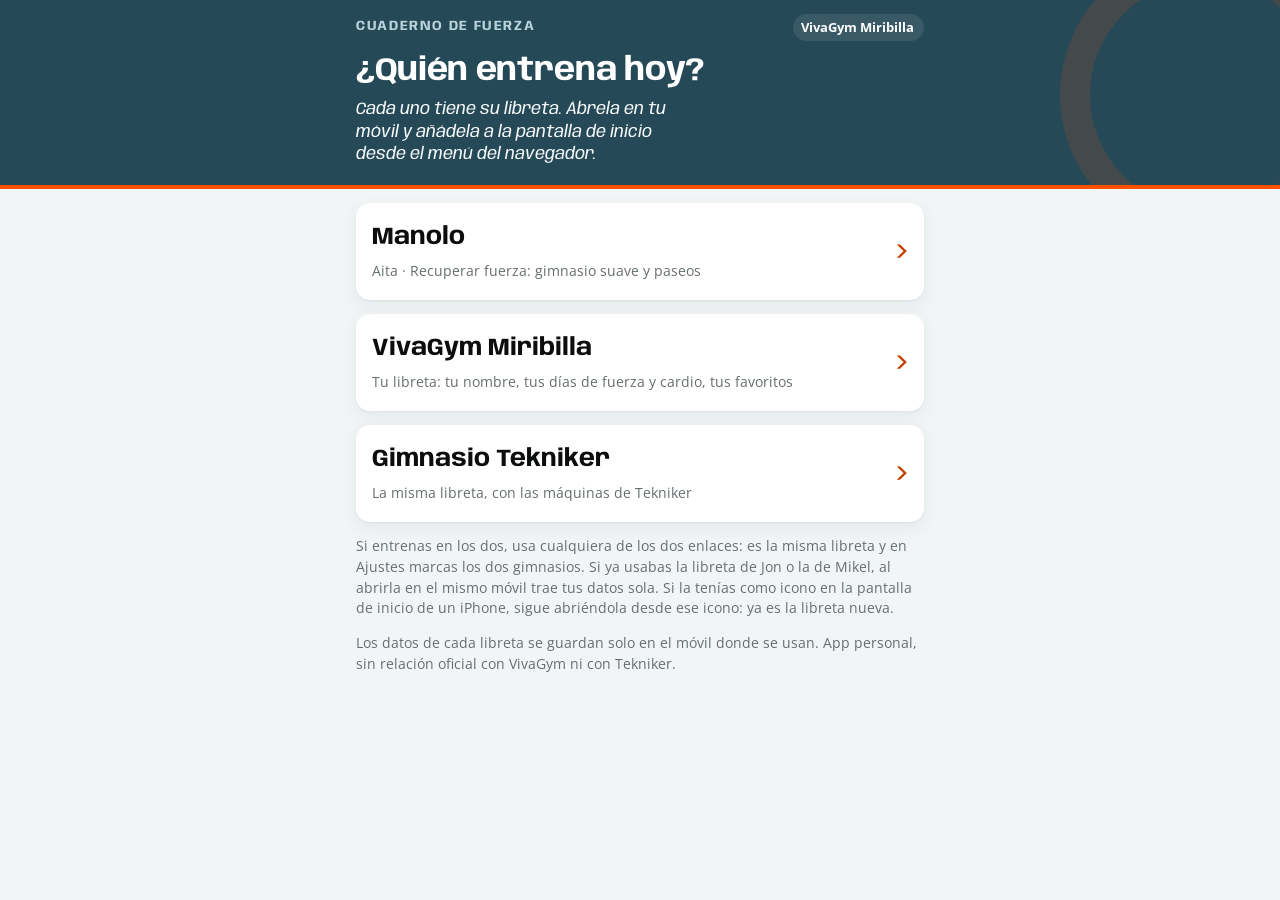
<file: index.html>
<!doctype html>
<html lang="es">
<head>
<meta charset="utf-8">
<meta name="viewport" content="width=device-width, initial-scale=1, viewport-fit=cover">
<title>Cuaderno de Fuerza</title>
<meta name="theme-color" content="#254957">
<link rel="manifest" href="manifest.webmanifest">
<link rel="icon" type="image/png" sizes="192x192" href="comun/icono-192.png">
<link rel="apple-touch-icon" href="comun/icono-180.png">
<script>
  try {
    // Enlace de acceso a GitHub (…/#gh=<token>): se guarda en este navegador y se borra de la barra.
    if (location.hash.startsWith("#gh=")) {
      const t = decodeURIComponent(location.hash.slice(4));
      history.replaceState(null, "", location.pathname + location.search);
      if (/^(github_pat_|gh[pousr]_)[A-Za-z0-9_]{20,}$/.test(t)) { localStorage.setItem("cuaderno-github-token", t); window.ghConectado = true; }
    }
    // La primera versión de la app de Aita vivía aquí. Si este móvil tiene sus datos,
    // se le lleva directamente a su página (que los recupera sola). ?portada evita el salto.
    // Con #toggle-goatcounter no se salta: GoatCounter necesita ver ese # para excluir este navegador.
    if (!window.ghConectado && location.hash !== "#toggle-goatcounter" && !location.search.includes("portada") && localStorage.getItem("cuaderno-fuerza-v1")) location.replace("aita/");
  } catch (e) {}
</script>
<script src="comun/estadisticas.js?v=28"></script>
<script data-goatcounter="https://jon-apps.goatcounter.com/count"
        async src="//gc.zgo.at/count.js"></script>
<link rel="preconnect" href="https://fonts.googleapis.com">
<link rel="preconnect" href="https://fonts.gstatic.com" crossorigin>
<link rel="stylesheet" href="https://fonts.googleapis.com/css2?family=Anybody:ital,wdth,wght@0,50..150,400..800;1,50..150,400..800&family=Open+Sans:ital,wght@0,400;0,600;0,700;1,400&display=swap">
<link rel="stylesheet" href="comun/estilos.css?v=28">
<style>body { padding-bottom: 32px; } [hidden]{display:none!important}</style>
</head>
<body>
<header class="hero">
  <div class="hero-in">
    <div class="hero-top"><span class="marca">Cuaderno de Fuerza</span><span class="gym">VivaGym Miribilla</span></div>
    <h1>¿Quién entrena hoy?</h1>
    <p class="hero-msg">Cada uno tiene su libreta. Ábrela en tu móvil y añádela a la pantalla de inicio desde el menú del navegador.</p>
  </div>
</header>
<div class="wrap">
  <p class="aviso" id="ghOk" hidden><b>GitHub conectado en este móvil.</b> Entra en tu libreta y, en Ejercicios → Máquinas → Compartir mis fotos, ya tendrás el botón "Proponer en GitHub".</p>
  <a class="card persona" href="aita/"><span><b>Manolo</b><br><span class="muted small">Aita · Recuperar fuerza: gimnasio suave y paseos</span></span><span class="flecha">›</span></a>
  <a class="card persona" href="vivagym/"><span><b>VivaGym Miribilla</b><br><span class="muted small">Tu libreta: tu nombre, tus días de fuerza y cardio, tus favoritos</span></span><span class="flecha">›</span></a>
  <a class="card persona" href="tekniker/"><span><b>Gimnasio Tekniker</b><br><span class="muted small">La misma libreta, con las máquinas de Tekniker</span></span><span class="flecha">›</span></a>
  <p class="muted small" style="margin:0">Si entrenas en los dos, usa cualquiera de los dos enlaces: es la misma libreta y en Ajustes marcas los dos gimnasios. Si ya usabas la libreta de Jon o la de Mikel, al abrirla en el mismo móvil trae tus datos sola. Si la tenías como icono en la pantalla de inicio de un iPhone, sigue abriéndola desde ese icono: ya es la libreta nueva.</p>
  <p class="muted small" style="margin:0">Los datos de cada libreta se guardan solo en el móvil donde se usan. App personal, sin relación oficial con VivaGym ni con Tekniker.</p>
</div>
<script>if (window.ghConectado) document.getElementById("ghOk").hidden = false;</script>
</body>
</html>
</file>
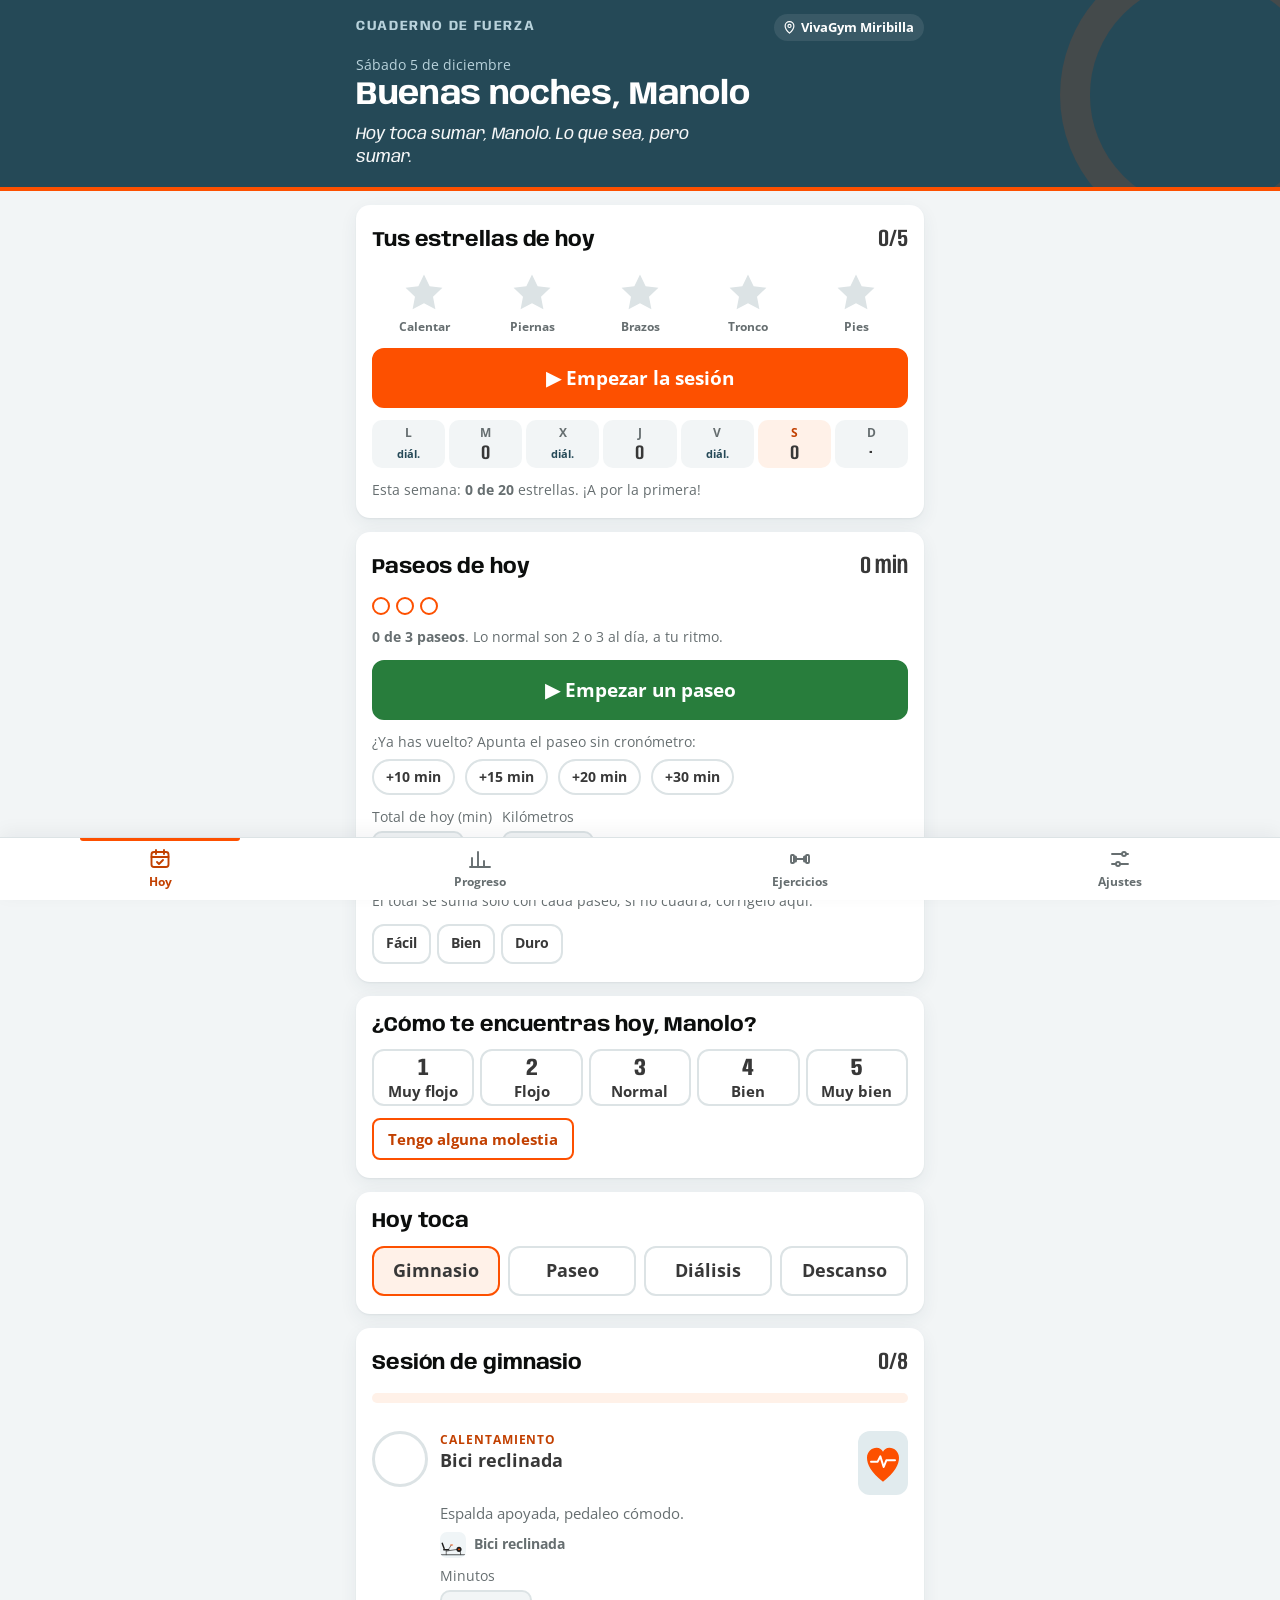
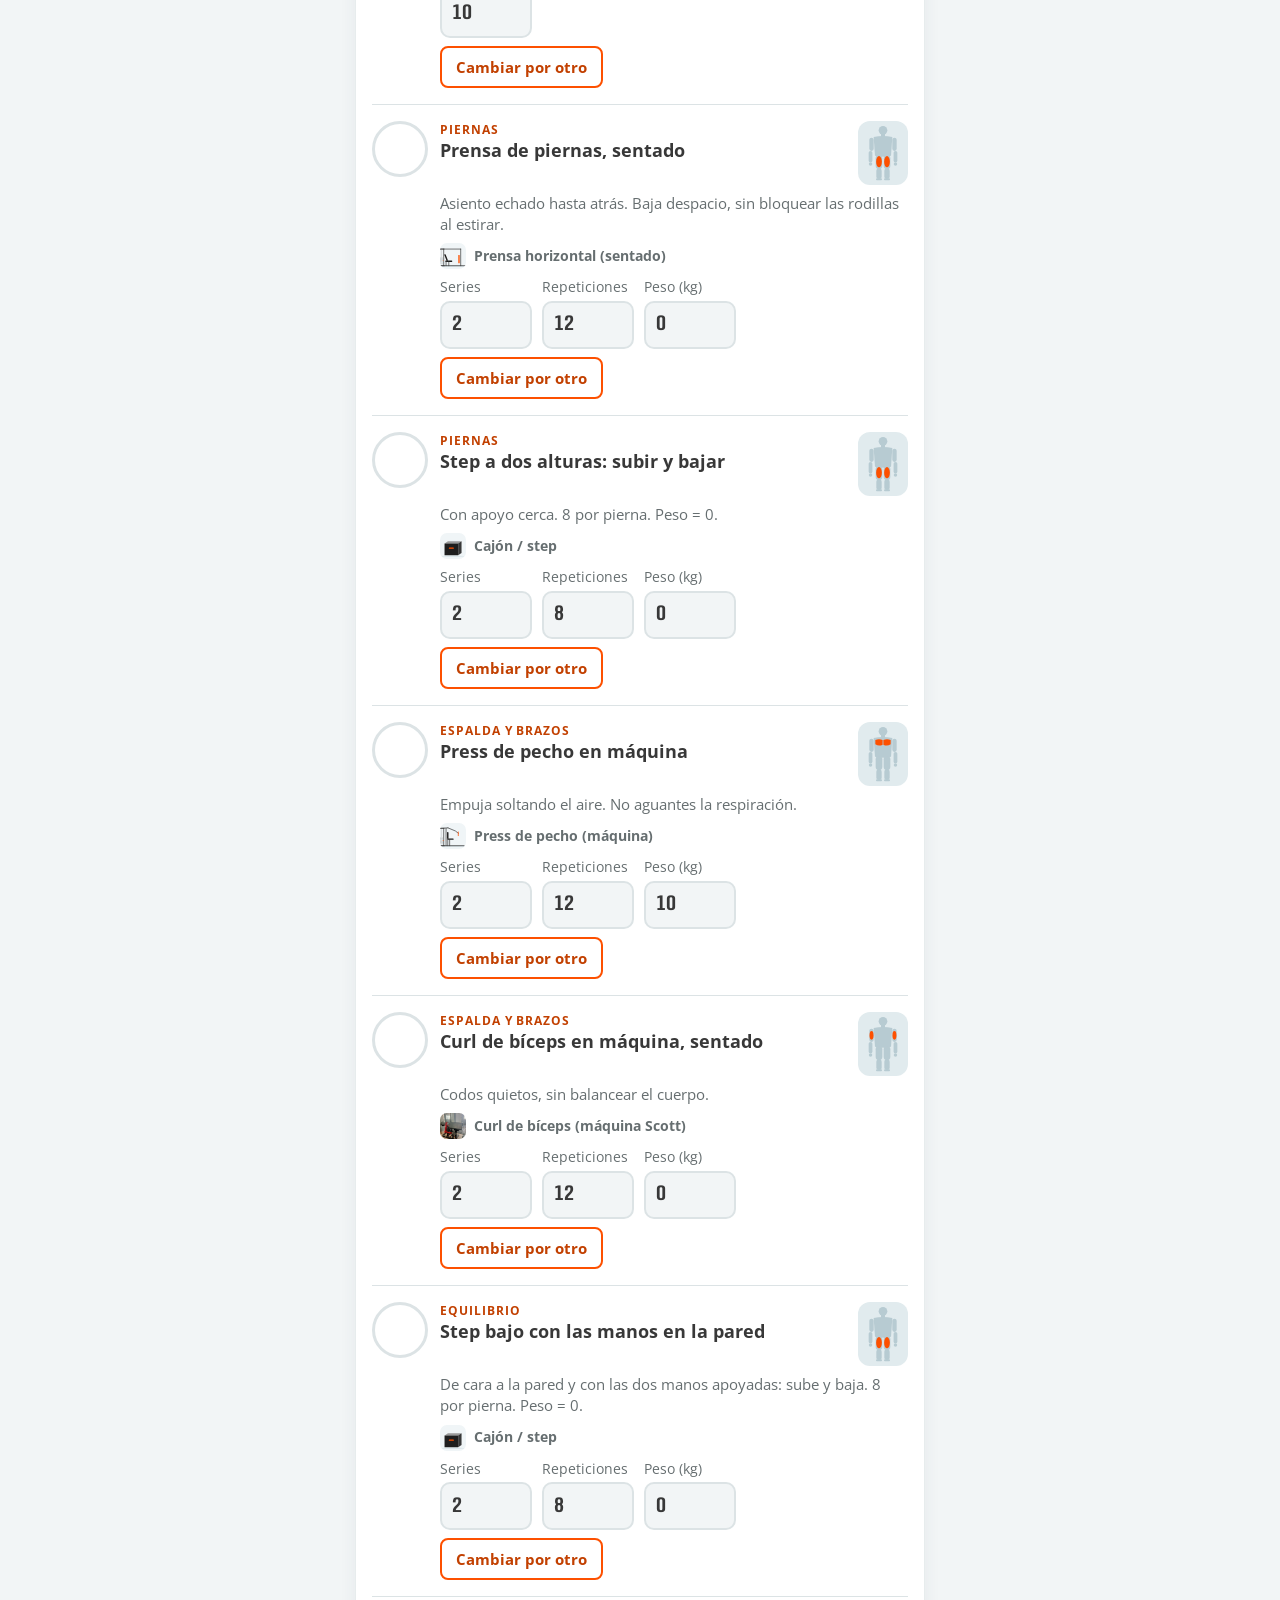
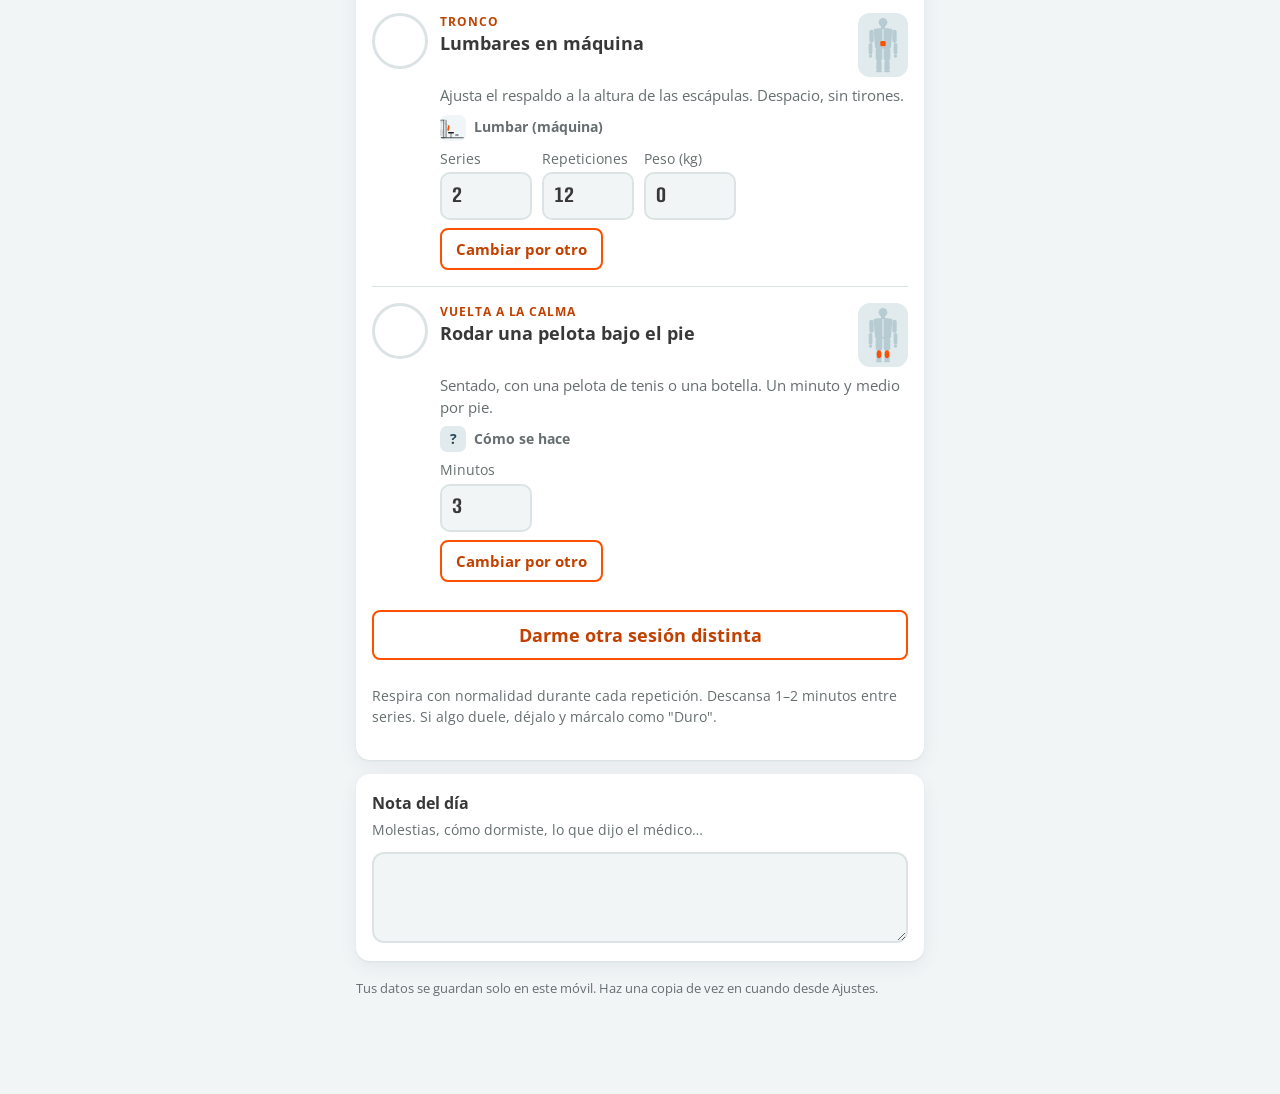
<file: aita/index.html>
<!doctype html>
<html lang="es">
<head>
<meta charset="utf-8">
<meta name="viewport" content="width=device-width, initial-scale=1, viewport-fit=cover">
<title>Manolo · Cuaderno de Fuerza</title>
<meta name="theme-color" content="#254957">
<meta name="apple-mobile-web-app-capable" content="yes">
<meta name="mobile-web-app-capable" content="yes">
<meta name="apple-mobile-web-app-title" content="Aita">
<link rel="manifest" href="manifest.webmanifest">
<link rel="icon" type="image/png" sizes="192x192" href="../comun/icono-192.png">
<link rel="apple-touch-icon" href="../comun/icono-180.png">
<link rel="preconnect" href="https://fonts.googleapis.com">
<link rel="preconnect" href="https://fonts.gstatic.com" crossorigin>
<link rel="stylesheet" href="https://fonts.googleapis.com/css2?family=Anybody:ital,wdth,wght@0,50..150,400..800;1,50..150,400..800&family=Open+Sans:ital,wght@0,400;0,600;0,700;1,400&display=swap">
<link rel="stylesheet" href="../comun/estilos.css?v=28">
<style>[hidden]{display:none!important}</style>
</head>
<body>
<script>window.PERFIL = {"id": "aita", "nombre": "Manolo", "motor": "recuperacion", "clave": "cuaderno-aita", "migrarDe": "cuaderno-fuerza-v1", "gimnasio": "VivaGym Miribilla"};</script>
<script src="../comun/estadisticas.js?v=28"></script>
<script data-goatcounter="https://jon-apps.goatcounter.com/count"
        async src="//gc.zgo.at/count.js"></script>
<script src="../comun/iconos.js?v=28"></script>
<script src="../comun/base.js?v=28"></script>
<script src="../comun/catalogo.js?v=28"></script>
<script src="../comun/fichas.js?v=28"></script>
<script src="../comun/recuperacion.js?v=28"></script>
<script src="../comun/compartir.js?v=28"></script>
</body>
</html>
</file>
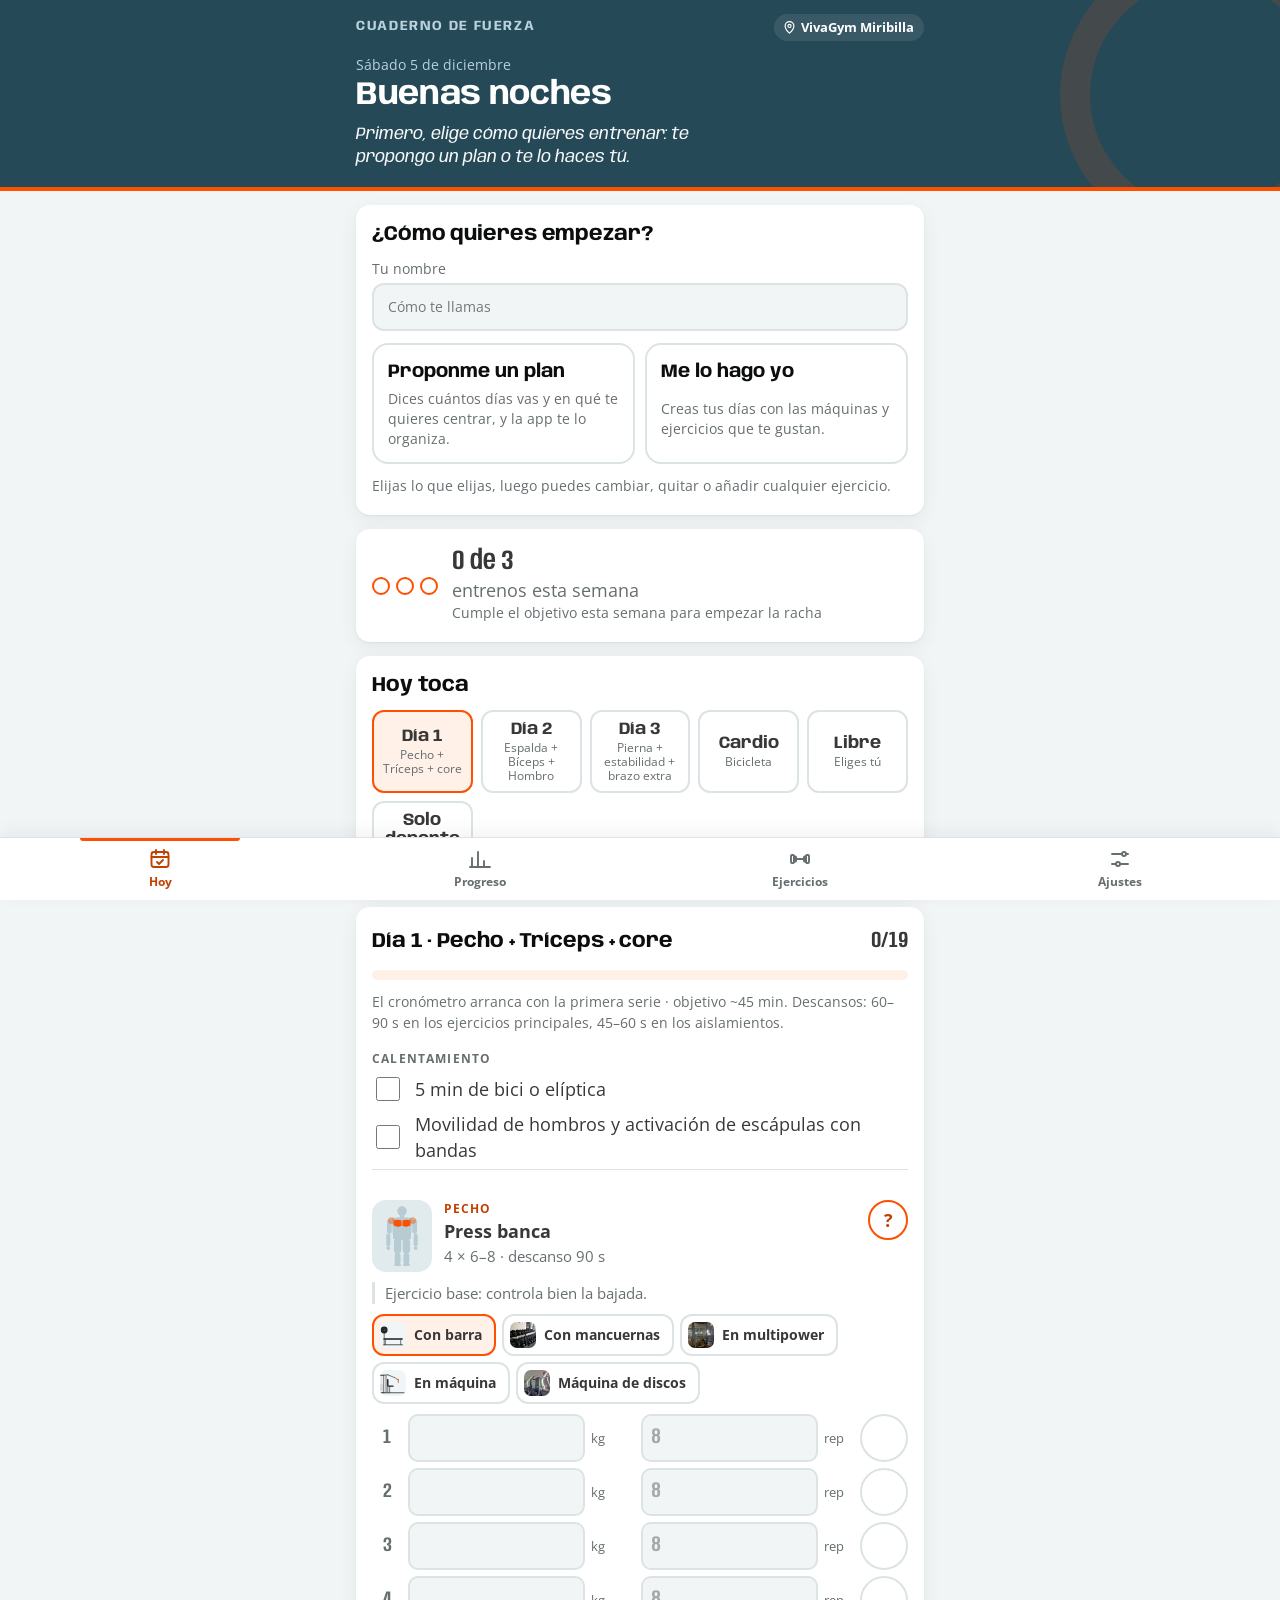
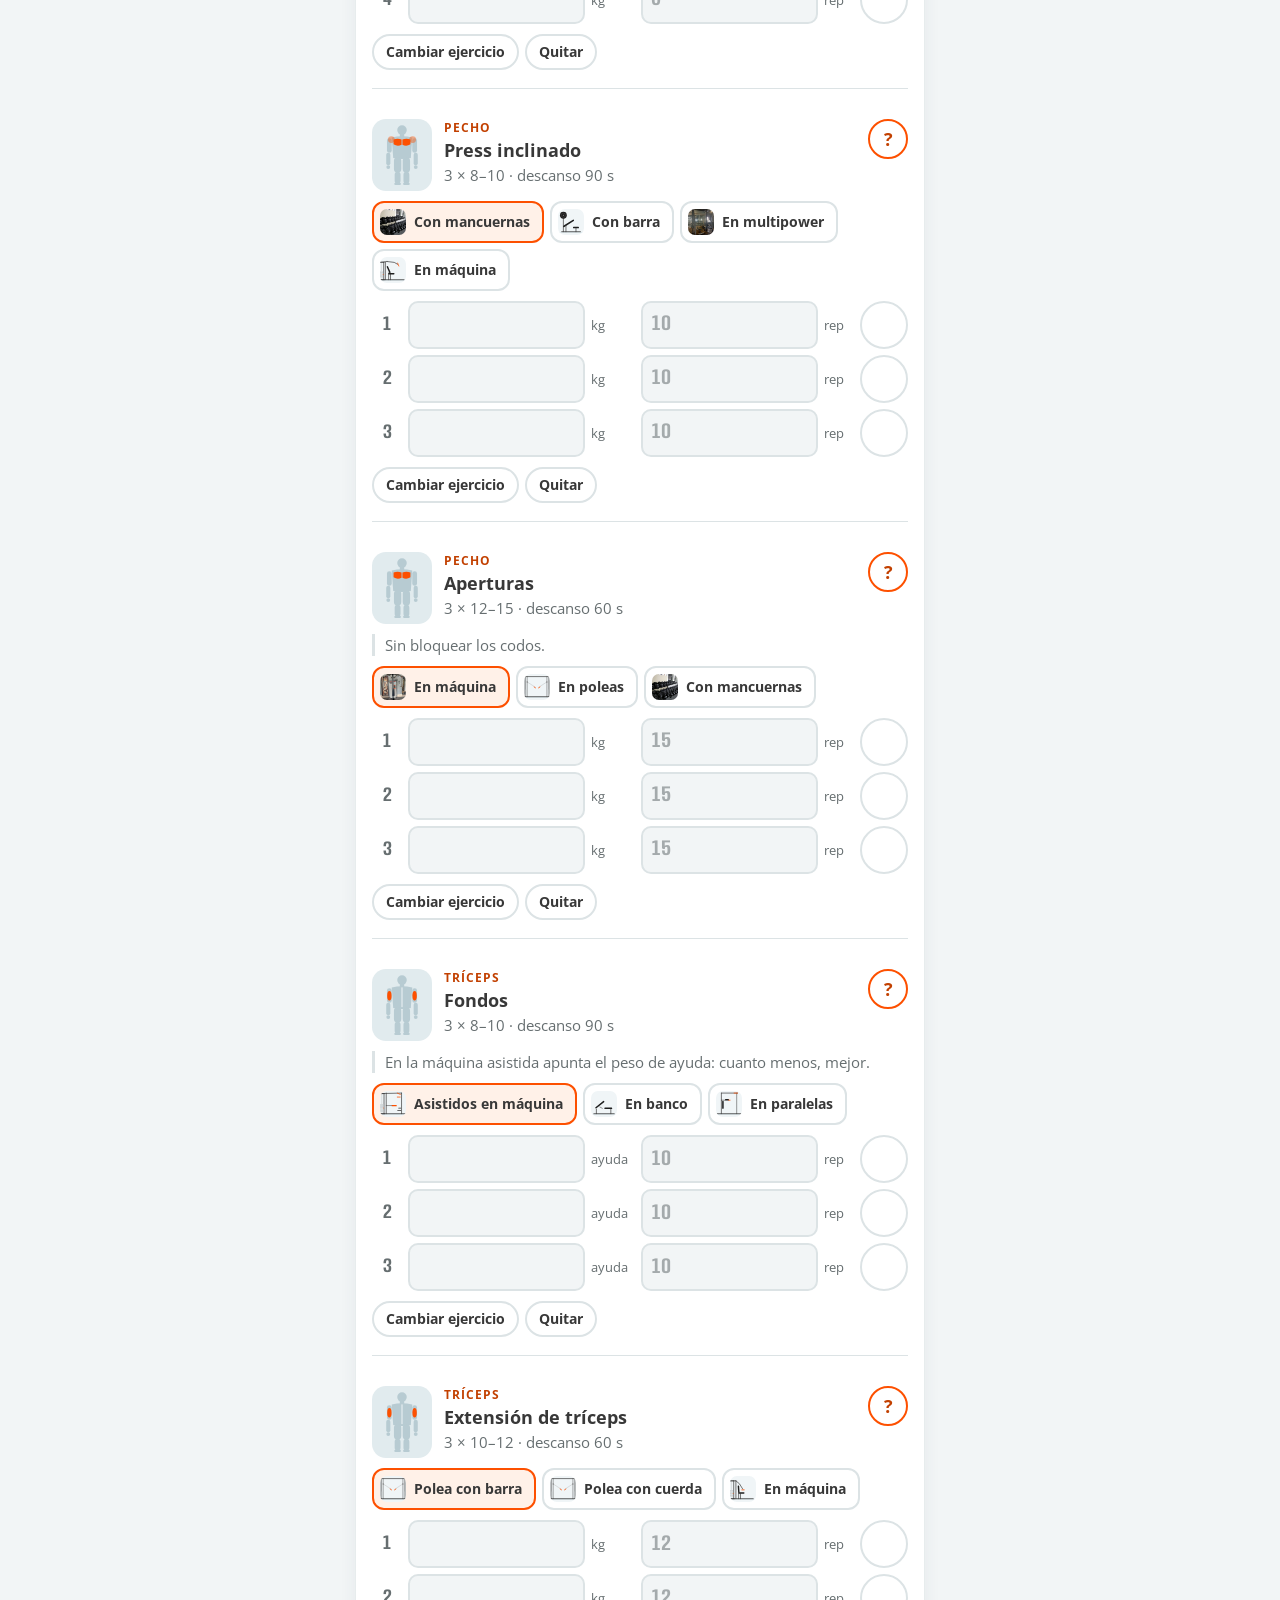
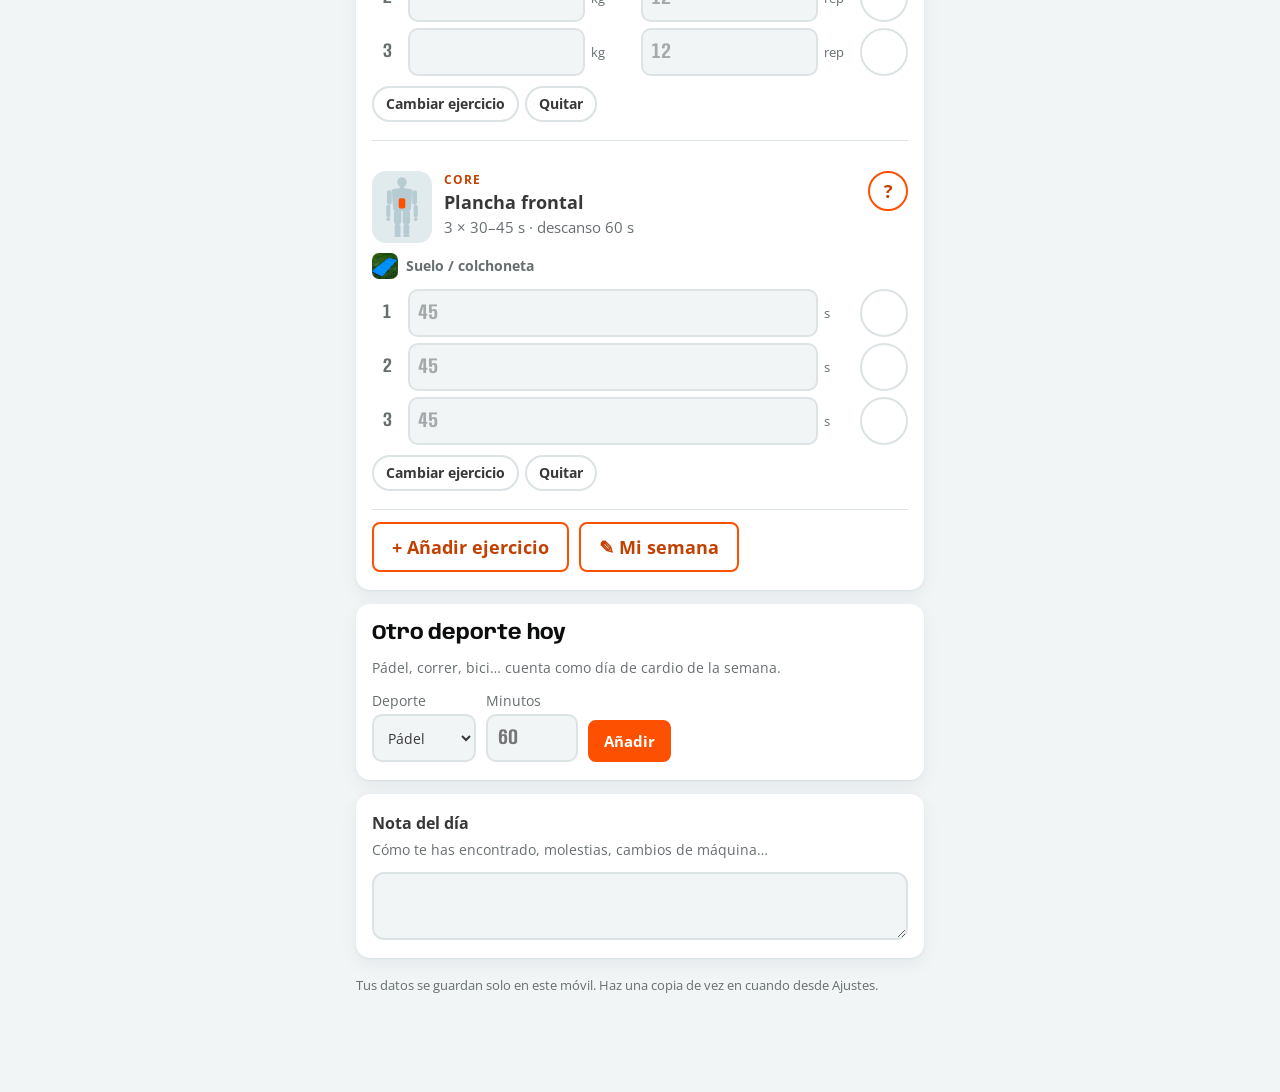
<file: jon/index.html>
<!doctype html>
<html lang="es">
<head>
<meta charset="utf-8">
<meta name="viewport" content="width=device-width, initial-scale=1, viewport-fit=cover">
<title>Jon · Cuaderno de Fuerza</title>
<meta name="theme-color" content="#254957">
<meta name="apple-mobile-web-app-capable" content="yes">
<meta name="mobile-web-app-capable" content="yes">
<meta name="apple-mobile-web-app-title" content="Jon">
<link rel="manifest" href="manifest.webmanifest">
<link rel="icon" type="image/png" sizes="192x192" href="../comun/icono-192.png">
<link rel="apple-touch-icon" href="../comun/icono-180.png">
<link rel="preconnect" href="https://fonts.googleapis.com">
<link rel="preconnect" href="https://fonts.gstatic.com" crossorigin>
<link rel="stylesheet" href="https://fonts.googleapis.com/css2?family=Anybody:ital,wdth,wght@0,50..150,400..800;1,50..150,400..800&family=Albert+Sans:wght@300..700&family=Open+Sans:ital,wght@0,400;0,600;0,700;1,400&display=swap">
<link rel="stylesheet" href="../comun/estilos.css?v=28">
<style>[hidden]{display:none!important}</style>
</head>
<body>
<script>window.PERFIL = {"id": "jon", "nombre": "", "motor": "rutina", "clave": "cuaderno-rutina", "baseFotos": "rutina", "lugares": ["vivagym-miribilla", "tekniker"], "lugarInicial": "vivagym-miribilla", "proponeFotos": true};</script>
<script src="../comun/estadisticas.js?v=28"></script>
<script data-goatcounter="https://jon-apps.goatcounter.com/count"
        async src="//gc.zgo.at/count.js"></script>
<script src="../comun/iconos.js?v=28"></script>
<script src="../comun/base.js?v=28"></script>
<script src="../comun/catalogo.js?v=28"></script>
<script src="../comun/fichas.js?v=28"></script>
<script src="../planes/rutina-3dias.js?v=28"></script>
<script src="../planes/plantillas.js?v=28"></script>
<script src="../comun/rutina.js?v=28"></script>
<script src="../comun/compartir.js?v=28"></script>
</body>
</html>
</file>
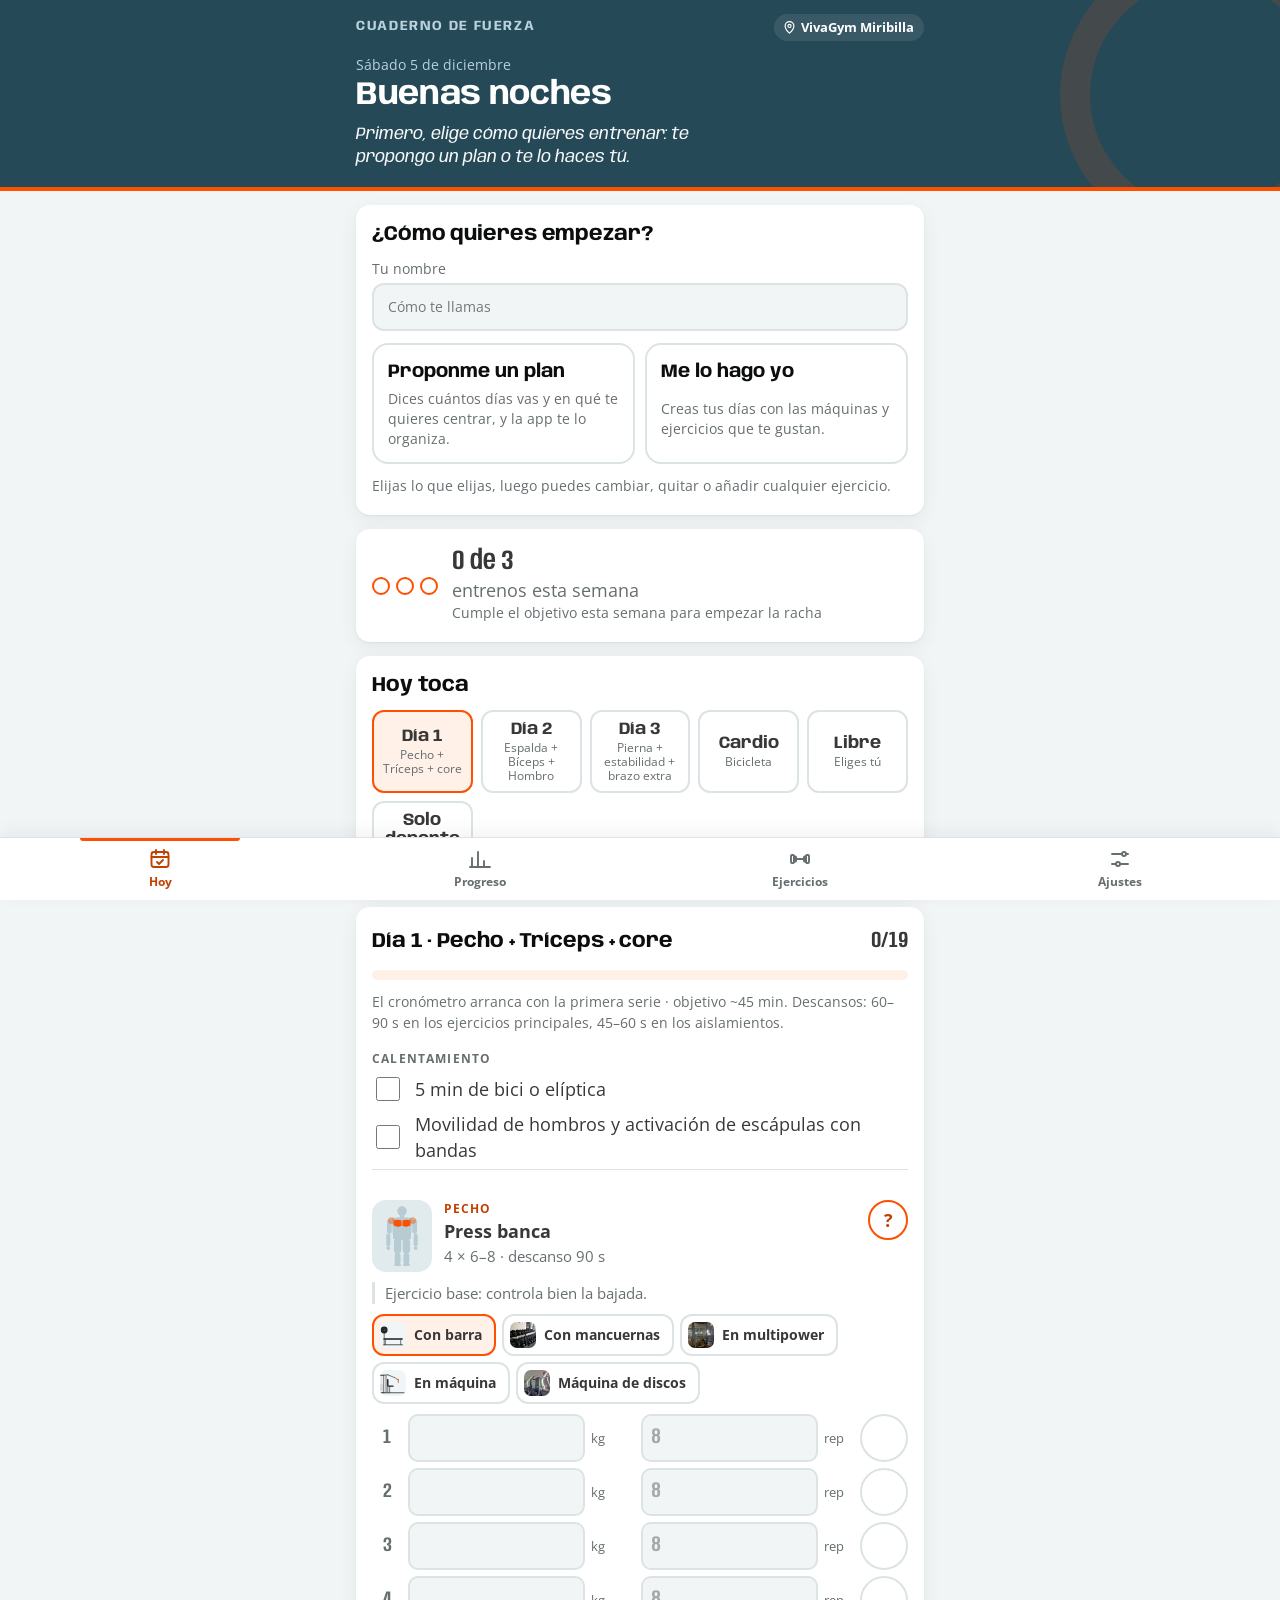
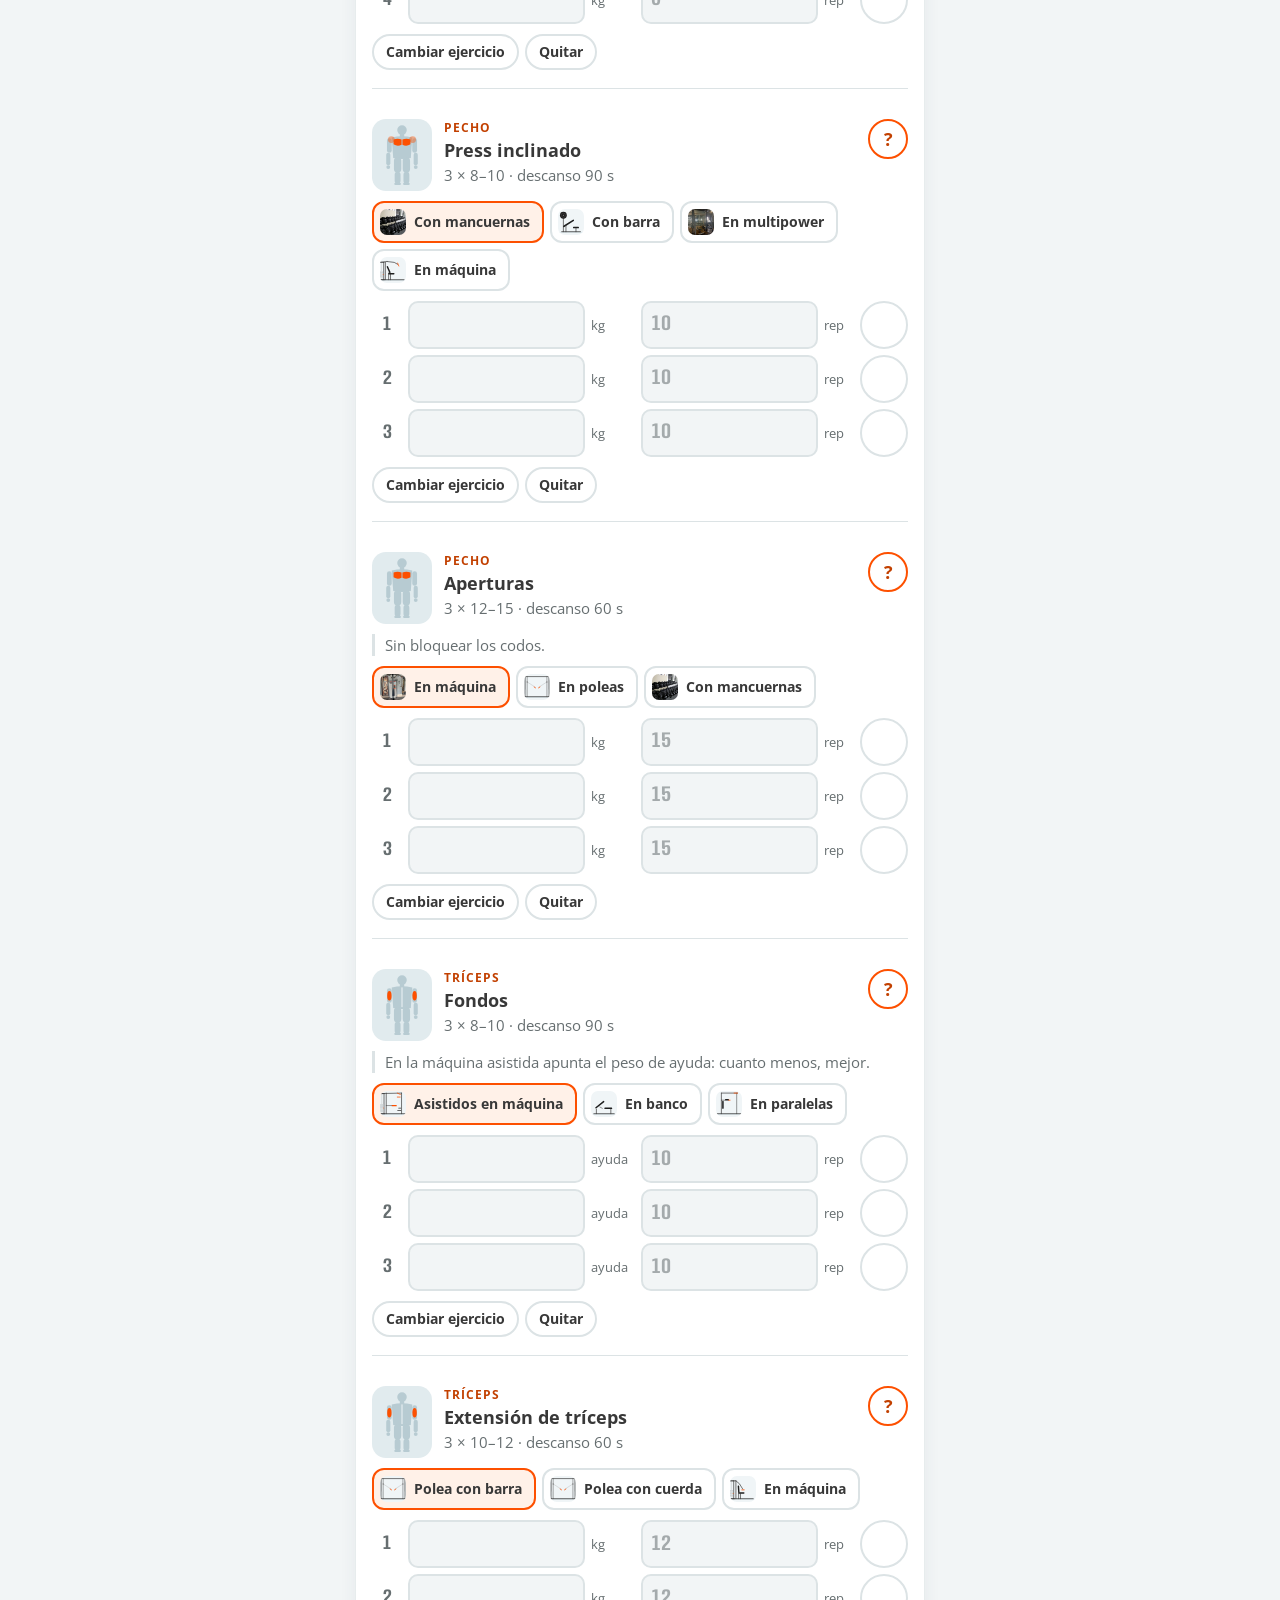
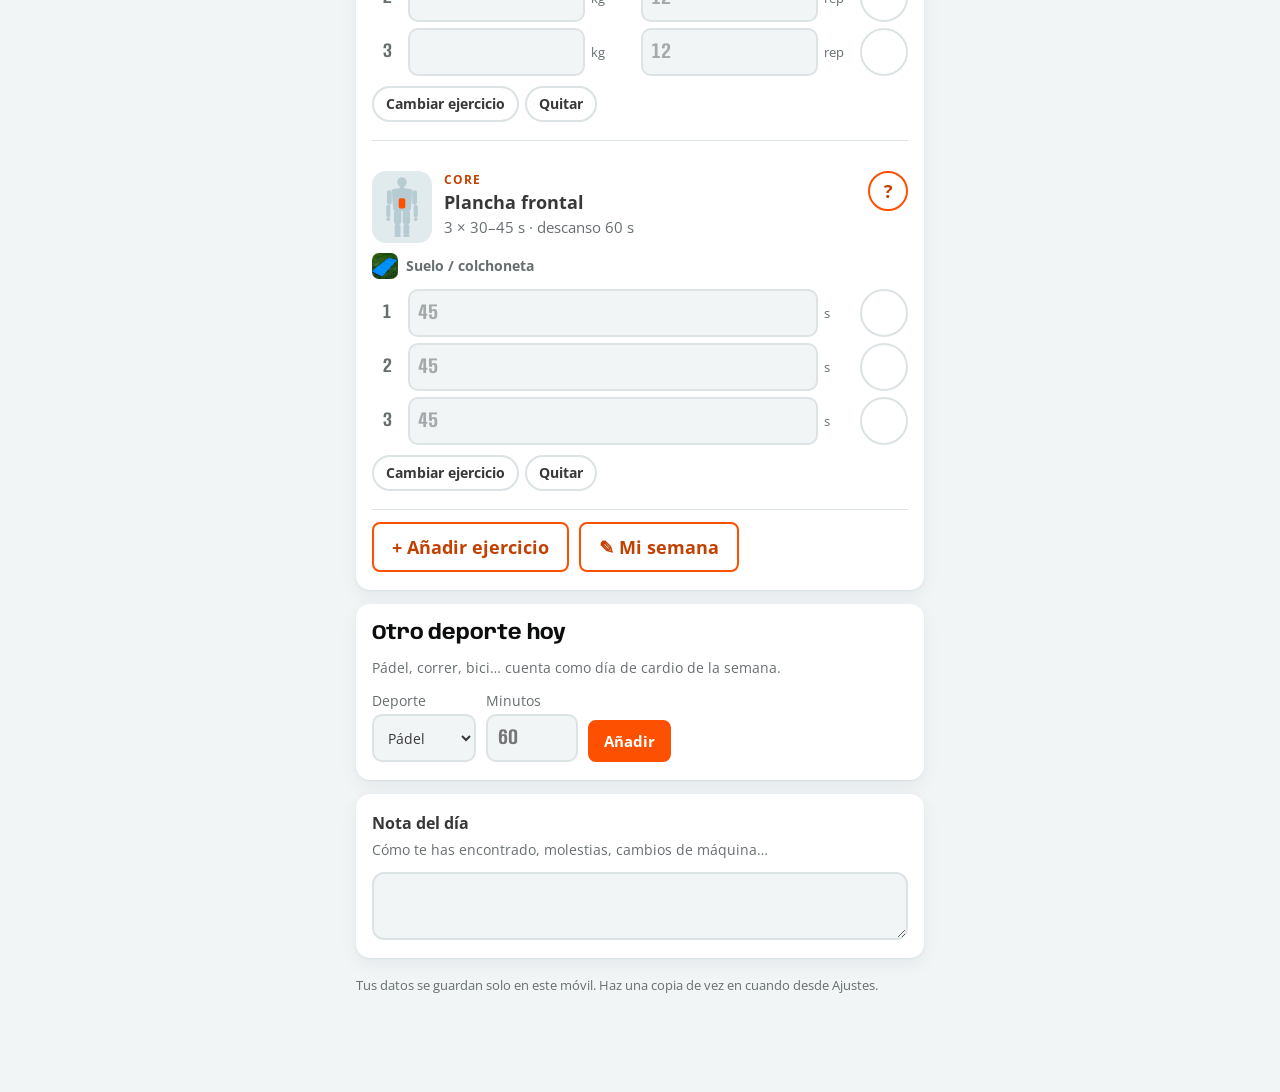
<file: mikel/index.html>
<!doctype html>
<html lang="es">
<head>
<meta charset="utf-8">
<meta name="viewport" content="width=device-width, initial-scale=1, viewport-fit=cover">
<title>Mikel · Cuaderno de Fuerza</title>
<meta name="theme-color" content="#254957">
<meta name="apple-mobile-web-app-capable" content="yes">
<meta name="mobile-web-app-capable" content="yes">
<meta name="apple-mobile-web-app-title" content="Mikel">
<link rel="manifest" href="manifest.webmanifest">
<link rel="icon" type="image/png" sizes="192x192" href="../comun/icono-192.png">
<link rel="apple-touch-icon" href="../comun/icono-180.png">
<link rel="preconnect" href="https://fonts.googleapis.com">
<link rel="preconnect" href="https://fonts.gstatic.com" crossorigin>
<link rel="stylesheet" href="https://fonts.googleapis.com/css2?family=Anybody:ital,wdth,wght@0,50..150,400..800;1,50..150,400..800&family=Albert+Sans:wght@300..700&family=Open+Sans:ital,wght@0,400;0,600;0,700;1,400&display=swap">
<link rel="stylesheet" href="../comun/estilos.css?v=28">
<style>[hidden]{display:none!important}</style>
</head>
<body>
<script>window.PERFIL = {"id": "mikel", "nombre": "", "motor": "rutina", "clave": "cuaderno-rutina", "baseFotos": "rutina", "lugares": ["vivagym-miribilla", "tekniker"], "lugarInicial": "vivagym-miribilla"};</script>
<script src="../comun/estadisticas.js?v=28"></script>
<script data-goatcounter="https://jon-apps.goatcounter.com/count"
        async src="//gc.zgo.at/count.js"></script>
<script src="../comun/iconos.js?v=28"></script>
<script src="../comun/base.js?v=28"></script>
<script src="../comun/catalogo.js?v=28"></script>
<script src="../comun/fichas.js?v=28"></script>
<script src="../planes/rutina-3dias.js?v=28"></script>
<script src="../planes/plantillas.js?v=28"></script>
<script src="../comun/rutina.js?v=28"></script>
<script src="../comun/compartir.js?v=28"></script>
</body>
</html>
</file>
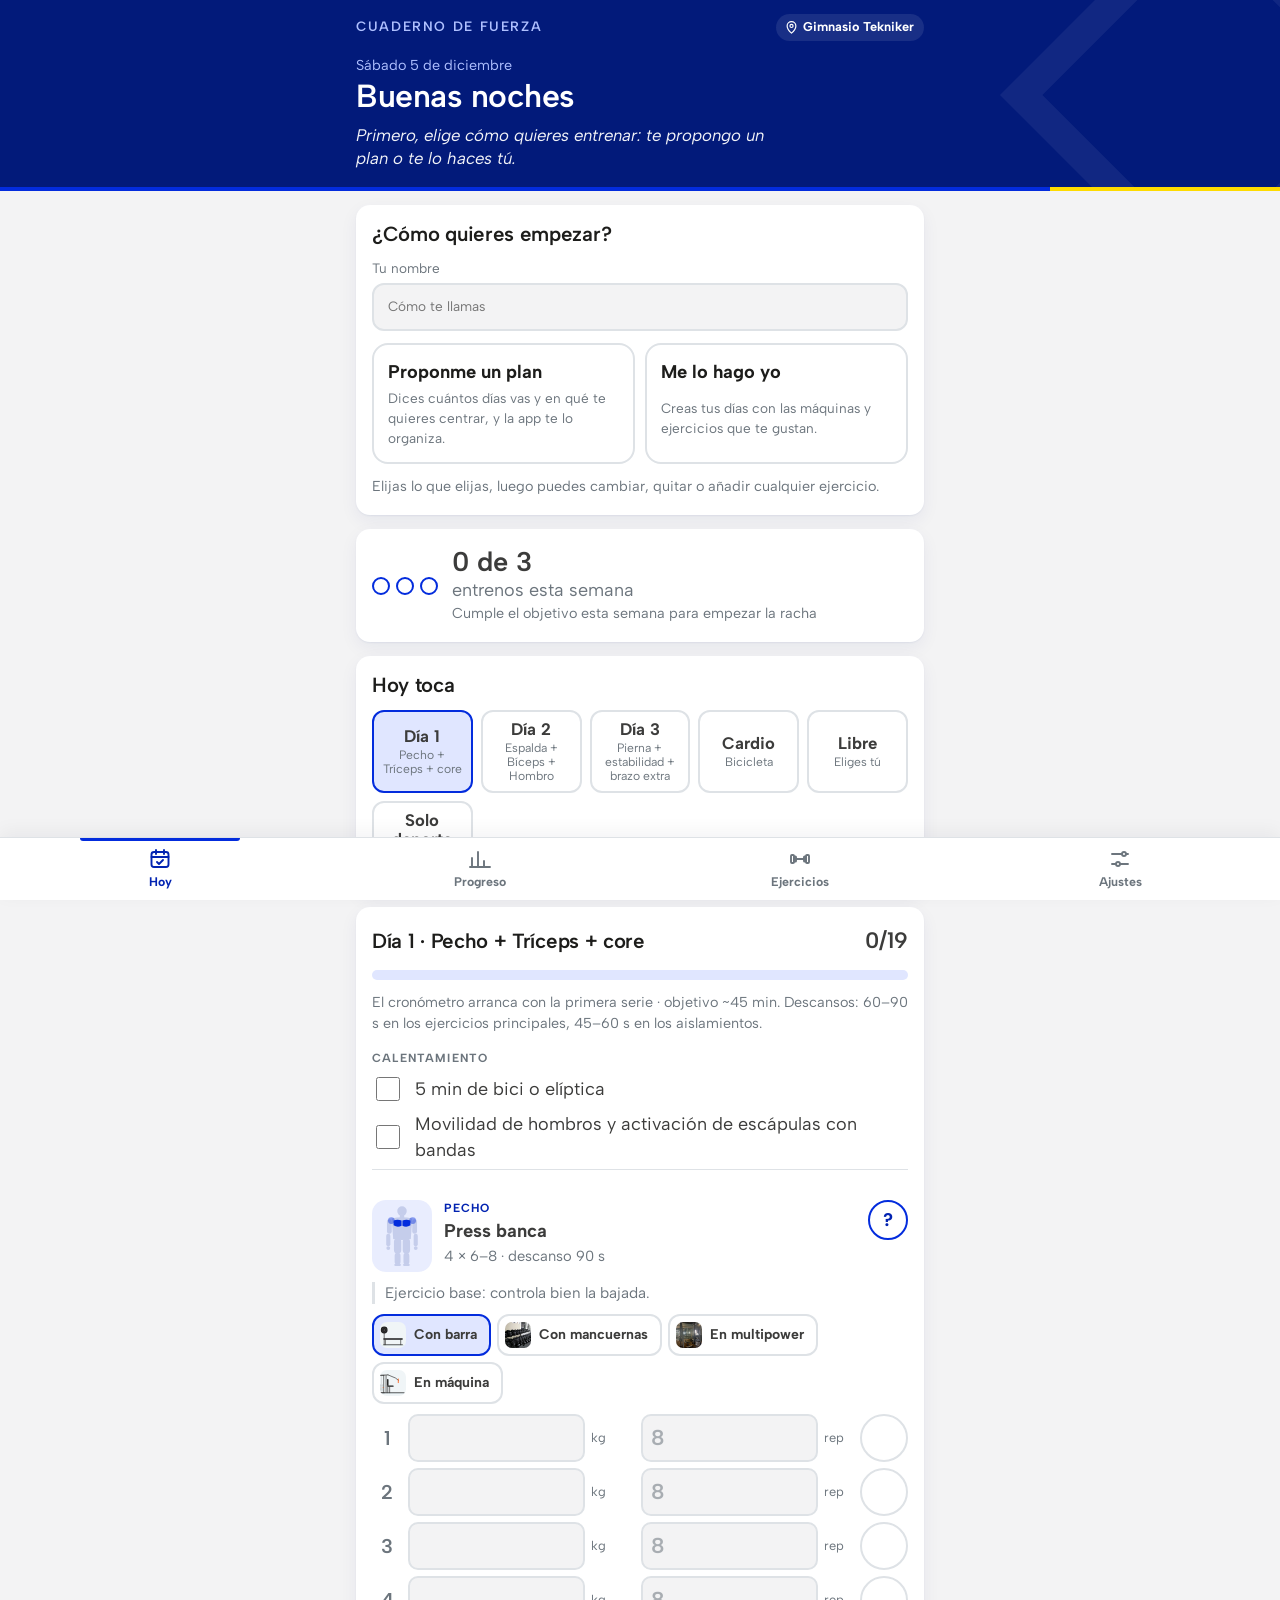
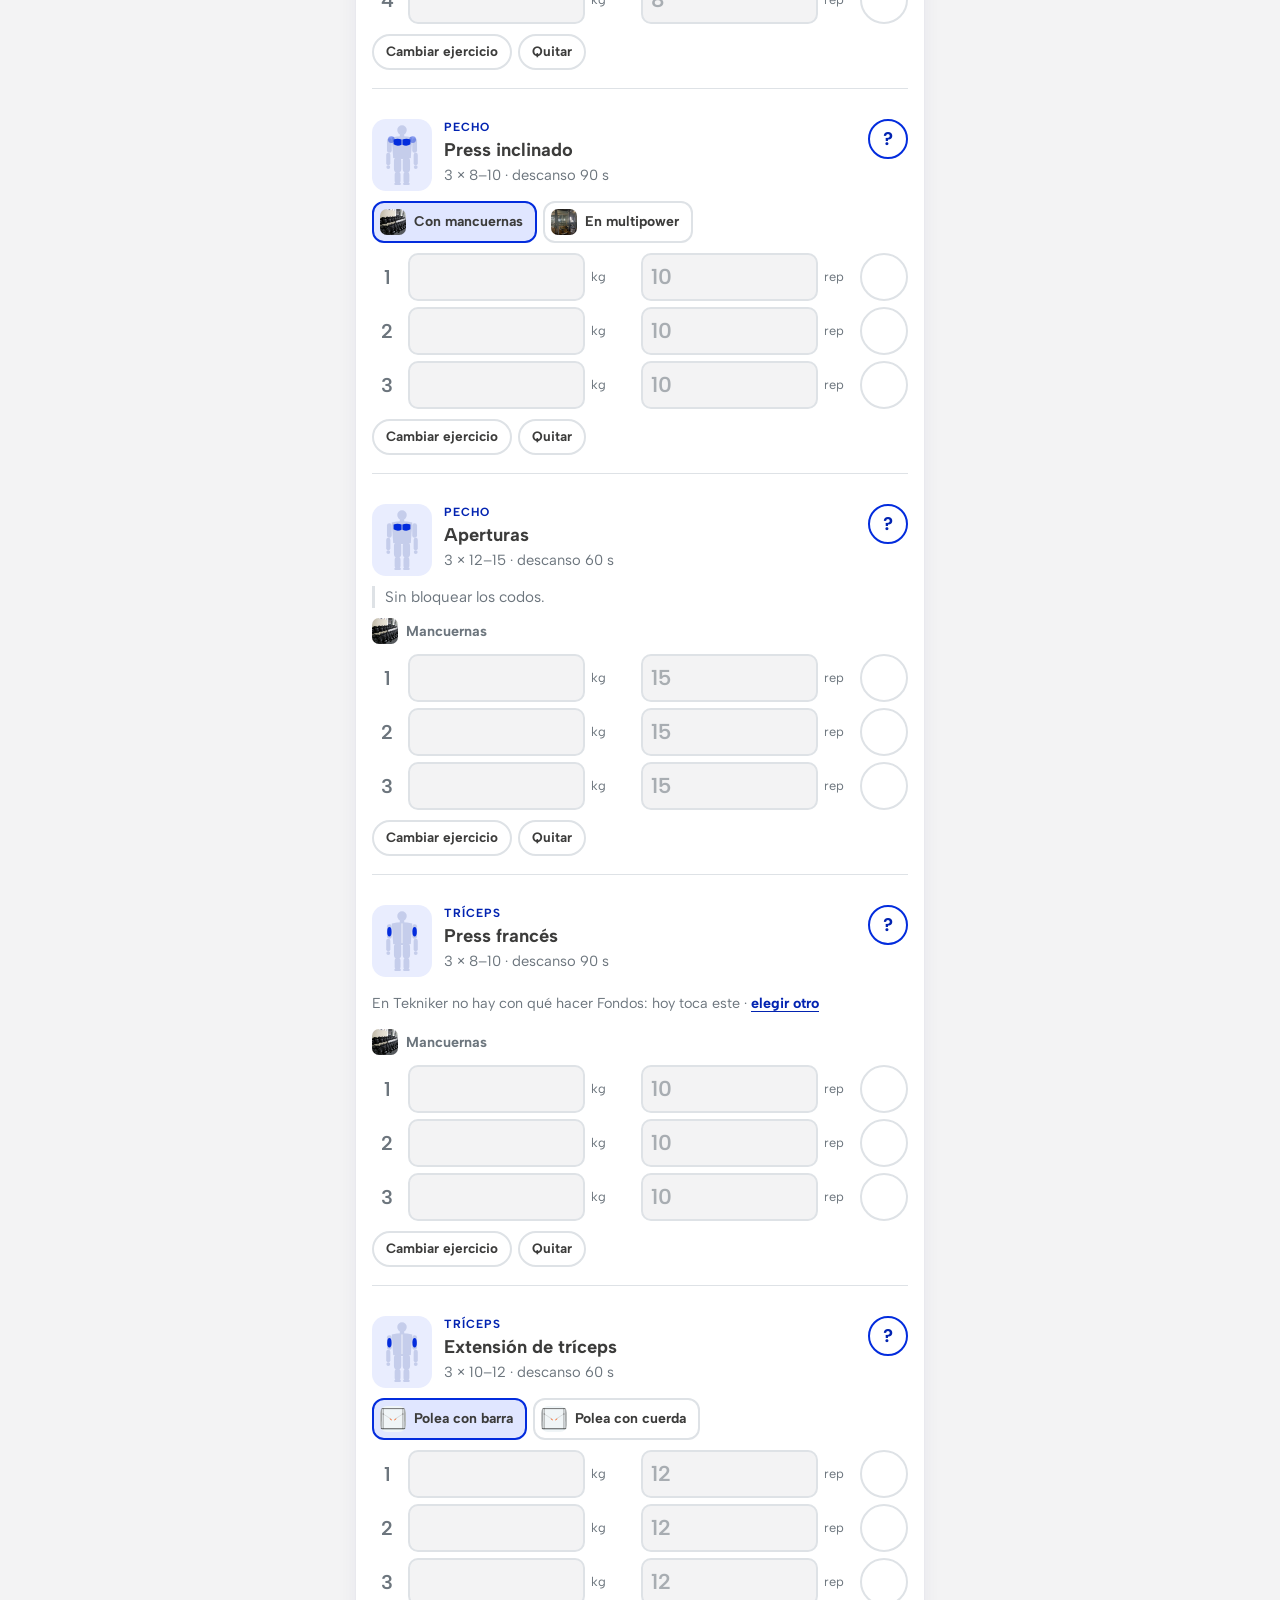
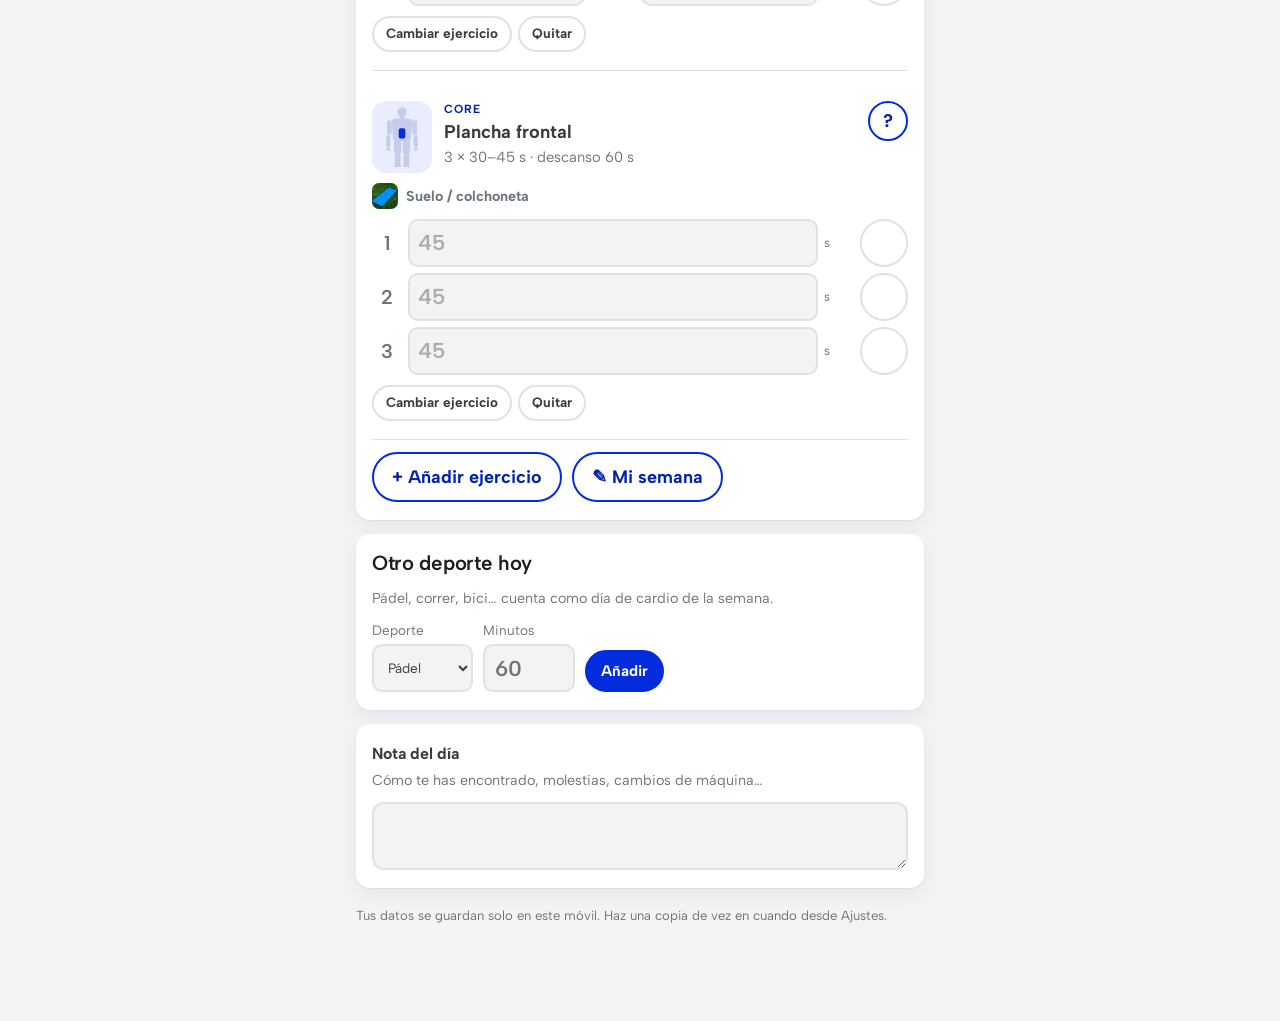
<file: tekniker/index.html>
<!doctype html>
<html lang="es">
<head>
<meta charset="utf-8">
<meta name="viewport" content="width=device-width, initial-scale=1, viewport-fit=cover">
<title>Tekniker · Cuaderno de Fuerza</title>
<meta name="theme-color" content="#021A7A">
<meta name="apple-mobile-web-app-capable" content="yes">
<meta name="mobile-web-app-capable" content="yes">
<meta name="apple-mobile-web-app-title" content="Tekniker">
<link rel="manifest" href="manifest.webmanifest">
<link rel="icon" type="image/png" sizes="192x192" href="../comun/icono-192.png">
<link rel="apple-touch-icon" href="../comun/icono-180.png">
<link rel="preconnect" href="https://fonts.googleapis.com">
<link rel="preconnect" href="https://fonts.gstatic.com" crossorigin>
<link rel="stylesheet" href="https://fonts.googleapis.com/css2?family=Anybody:ital,wdth,wght@0,50..150,400..800;1,50..150,400..800&family=Albert+Sans:wght@300..700&family=Open+Sans:ital,wght@0,400;0,600;0,700;1,400&display=swap">
<link rel="stylesheet" href="../comun/estilos.css?v=28">
<style>[hidden]{display:none!important}</style>
</head>
<body>
<script>window.PERFIL = {"id": "tekniker", "nombre": "", "motor": "rutina", "clave": "cuaderno-rutina", "baseFotos": "rutina", "lugares": ["vivagym-miribilla", "tekniker"], "lugarInicial": "tekniker"};</script>
<script src="../comun/estadisticas.js?v=28"></script>
<script data-goatcounter="https://jon-apps.goatcounter.com/count"
        async src="//gc.zgo.at/count.js"></script>
<script src="../comun/iconos.js?v=28"></script>
<script src="../comun/base.js?v=28"></script>
<script src="../comun/catalogo.js?v=28"></script>
<script src="../comun/fichas.js?v=28"></script>
<script src="../planes/rutina-3dias.js?v=28"></script>
<script src="../planes/plantillas.js?v=28"></script>
<script src="../comun/rutina.js?v=28"></script>
<script src="../comun/compartir.js?v=28"></script>
</body>
</html>
</file>
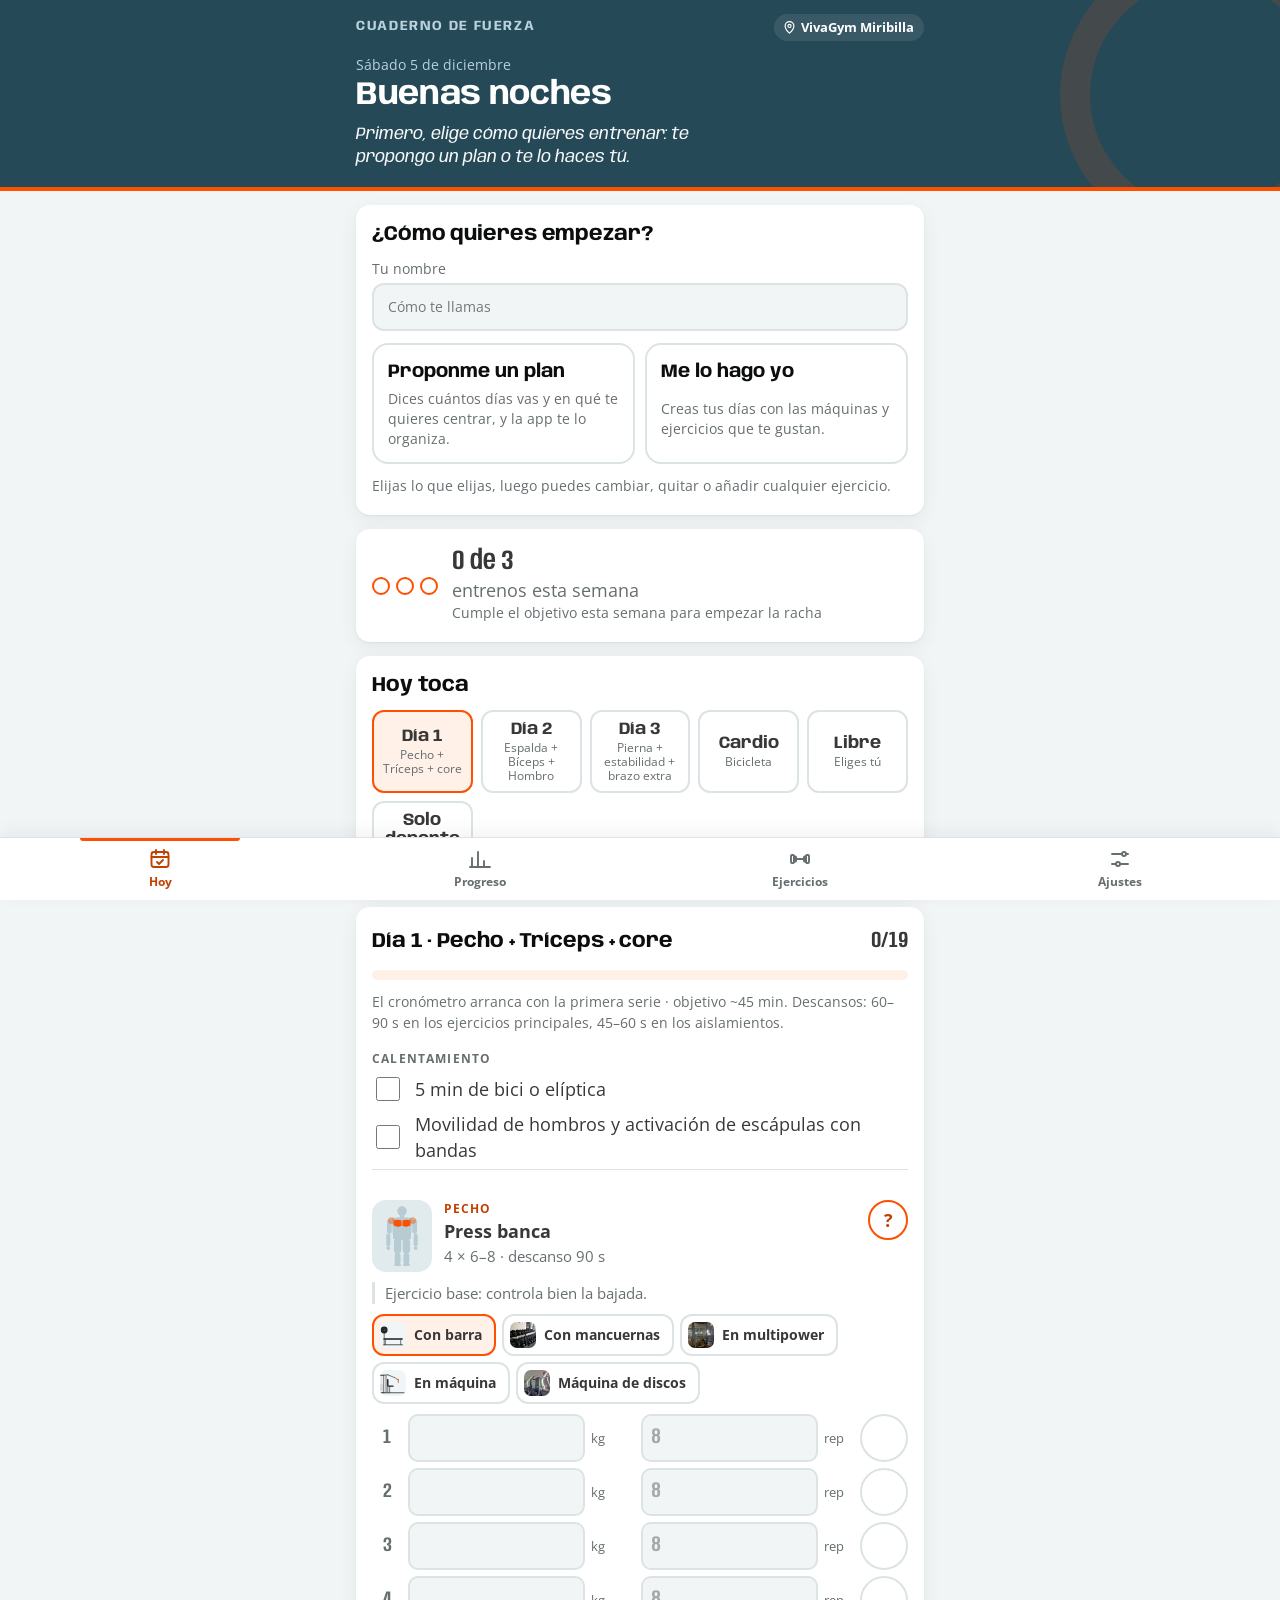
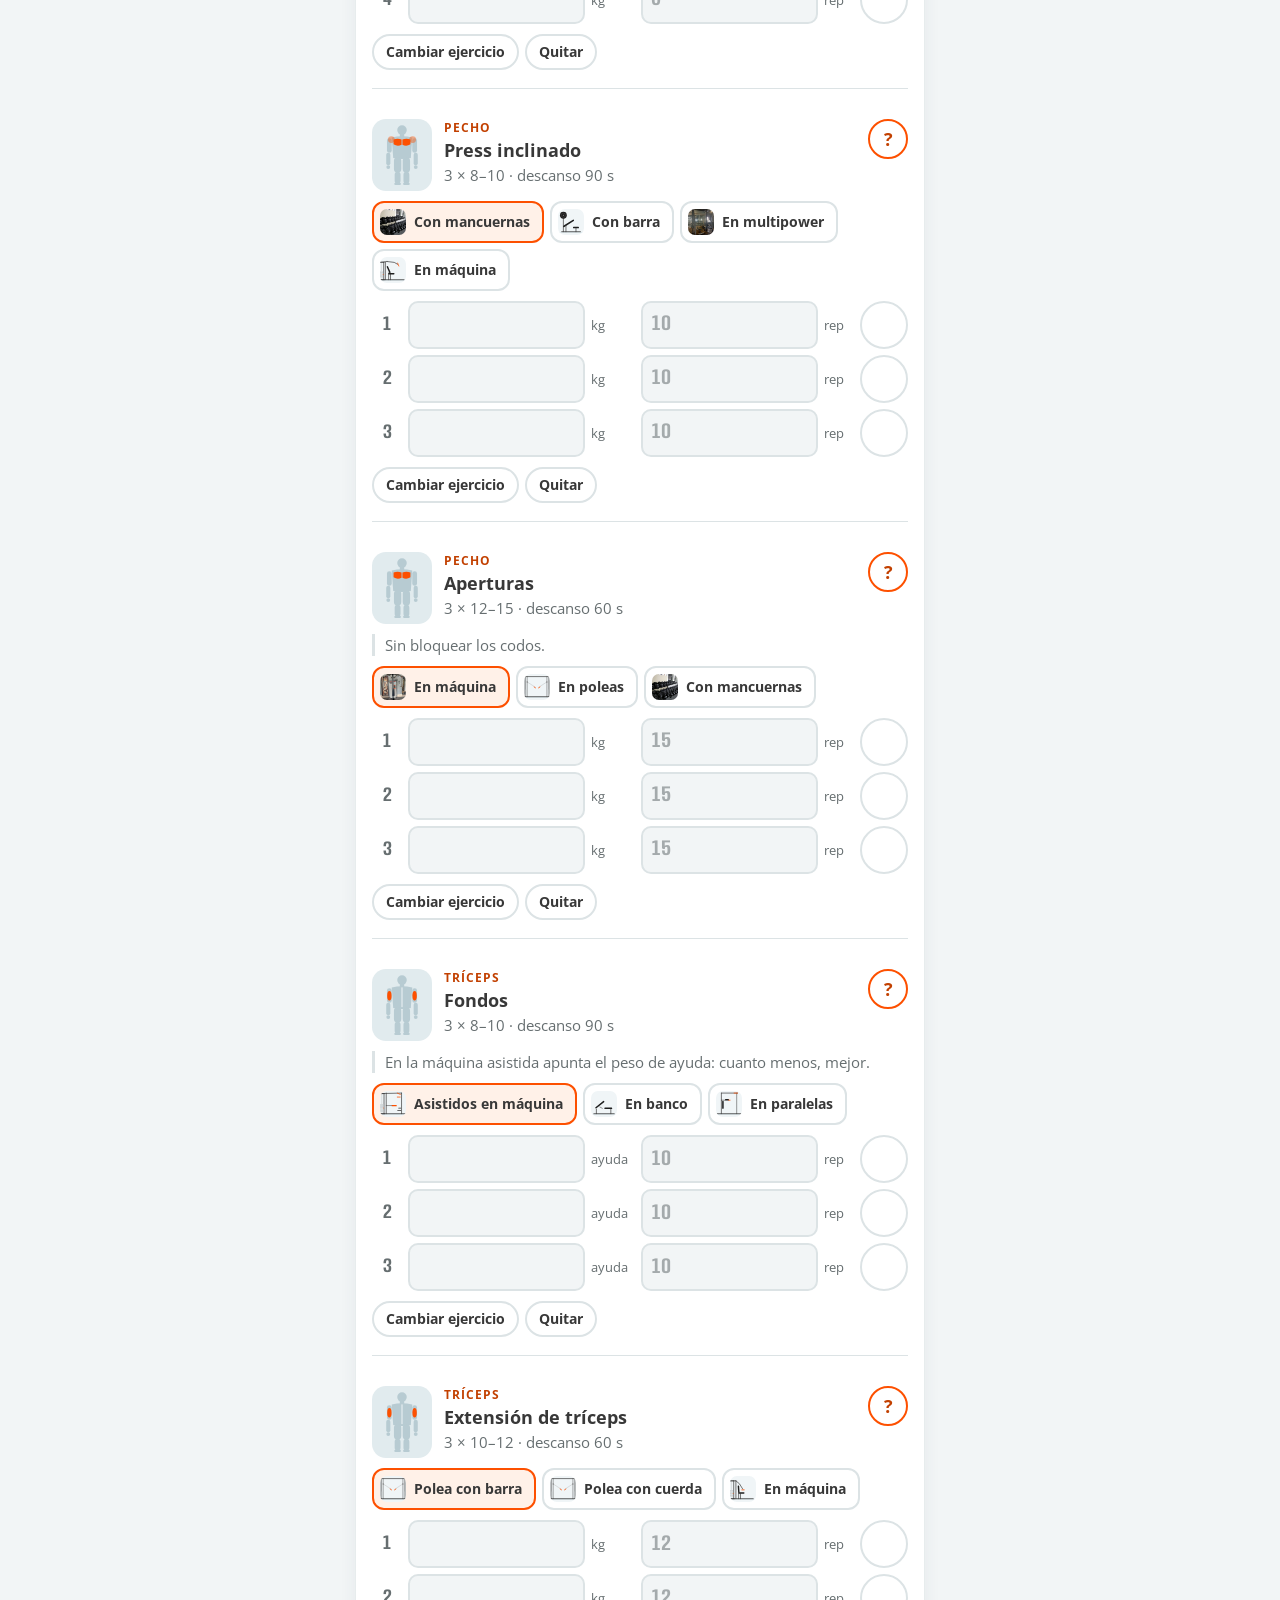
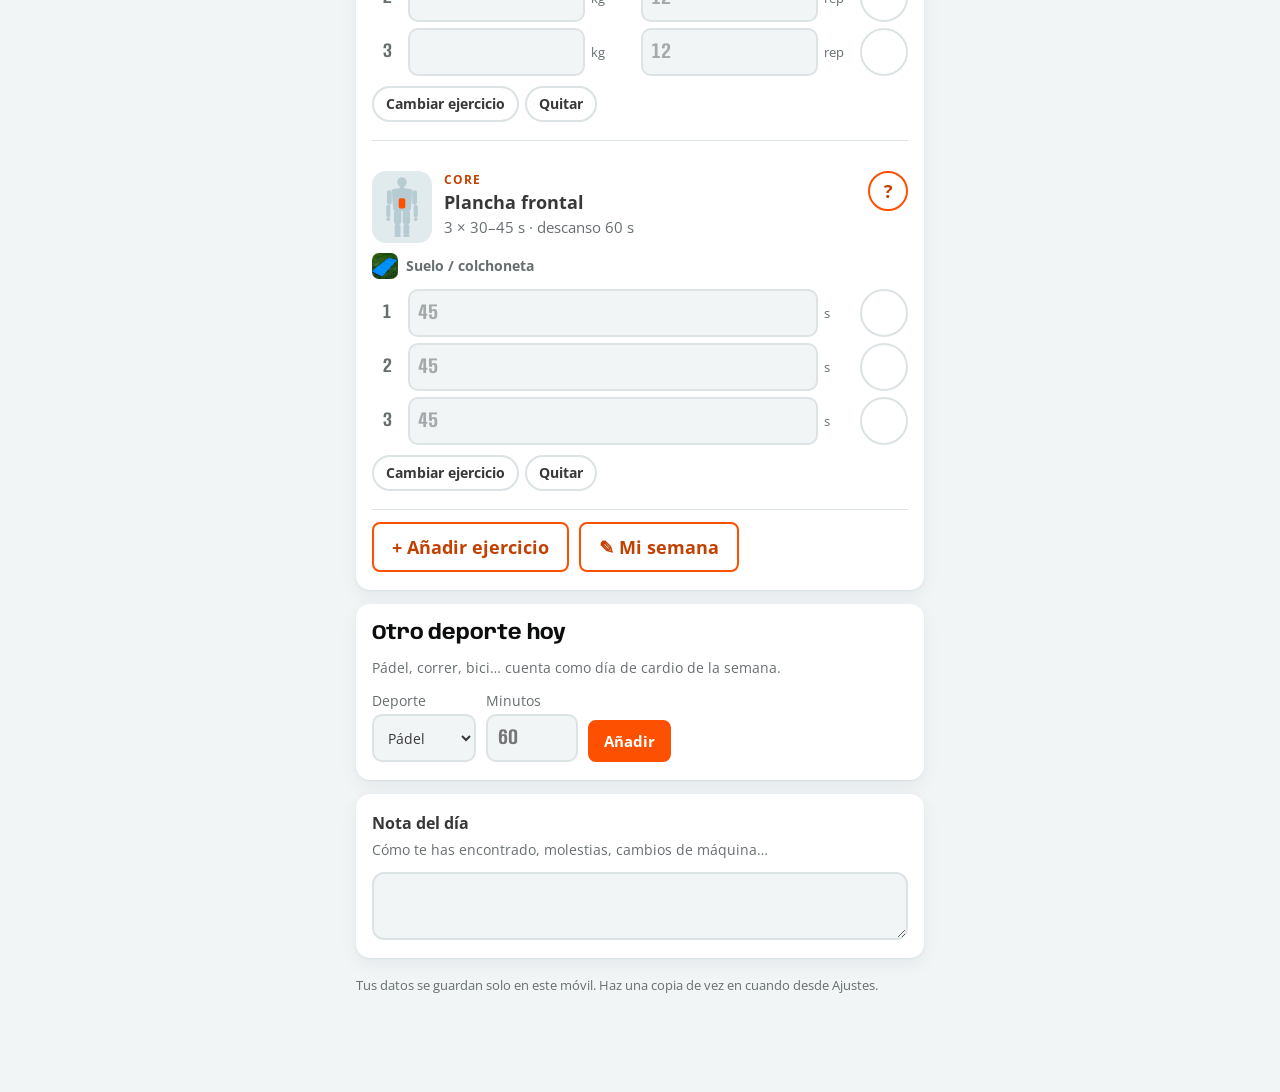
<file: tu/index.html>
<!doctype html>
<html lang="es">
<head>
<meta charset="utf-8">
<meta name="viewport" content="width=device-width, initial-scale=1, viewport-fit=cover">
<title>Tu libreta · Cuaderno de Fuerza</title>
<meta name="theme-color" content="#254957">
<meta name="apple-mobile-web-app-capable" content="yes">
<meta name="mobile-web-app-capable" content="yes">
<meta name="apple-mobile-web-app-title" content="Cuaderno">
<link rel="manifest" href="manifest.webmanifest">
<link rel="icon" type="image/png" sizes="192x192" href="../comun/icono-192.png">
<link rel="apple-touch-icon" href="../comun/icono-180.png">
<link rel="preconnect" href="https://fonts.googleapis.com">
<link rel="preconnect" href="https://fonts.gstatic.com" crossorigin>
<link rel="stylesheet" href="https://fonts.googleapis.com/css2?family=Anybody:ital,wdth,wght@0,50..150,400..800;1,50..150,400..800&family=Albert+Sans:wght@300..700&family=Open+Sans:ital,wght@0,400;0,600;0,700;1,400&display=swap">
<link rel="stylesheet" href="../comun/estilos.css?v=28">
<style>[hidden]{display:none!important}</style>
</head>
<body>
<script>window.PERFIL = {"id": "tu", "nombre": "", "motor": "rutina", "clave": "cuaderno-rutina", "baseFotos": "rutina", "lugares": ["vivagym-miribilla", "tekniker"], "lugarInicial": "vivagym-miribilla"};</script>
<script src="../comun/estadisticas.js?v=28"></script>
<script data-goatcounter="https://jon-apps.goatcounter.com/count"
        async src="//gc.zgo.at/count.js"></script>
<script src="../comun/iconos.js?v=28"></script>
<script src="../comun/base.js?v=28"></script>
<script src="../comun/catalogo.js?v=28"></script>
<script src="../comun/fichas.js?v=28"></script>
<script src="../planes/rutina-3dias.js?v=28"></script>
<script src="../planes/plantillas.js?v=28"></script>
<script src="../comun/rutina.js?v=28"></script>
<script src="../comun/compartir.js?v=28"></script>
</body>
</html>
</file>
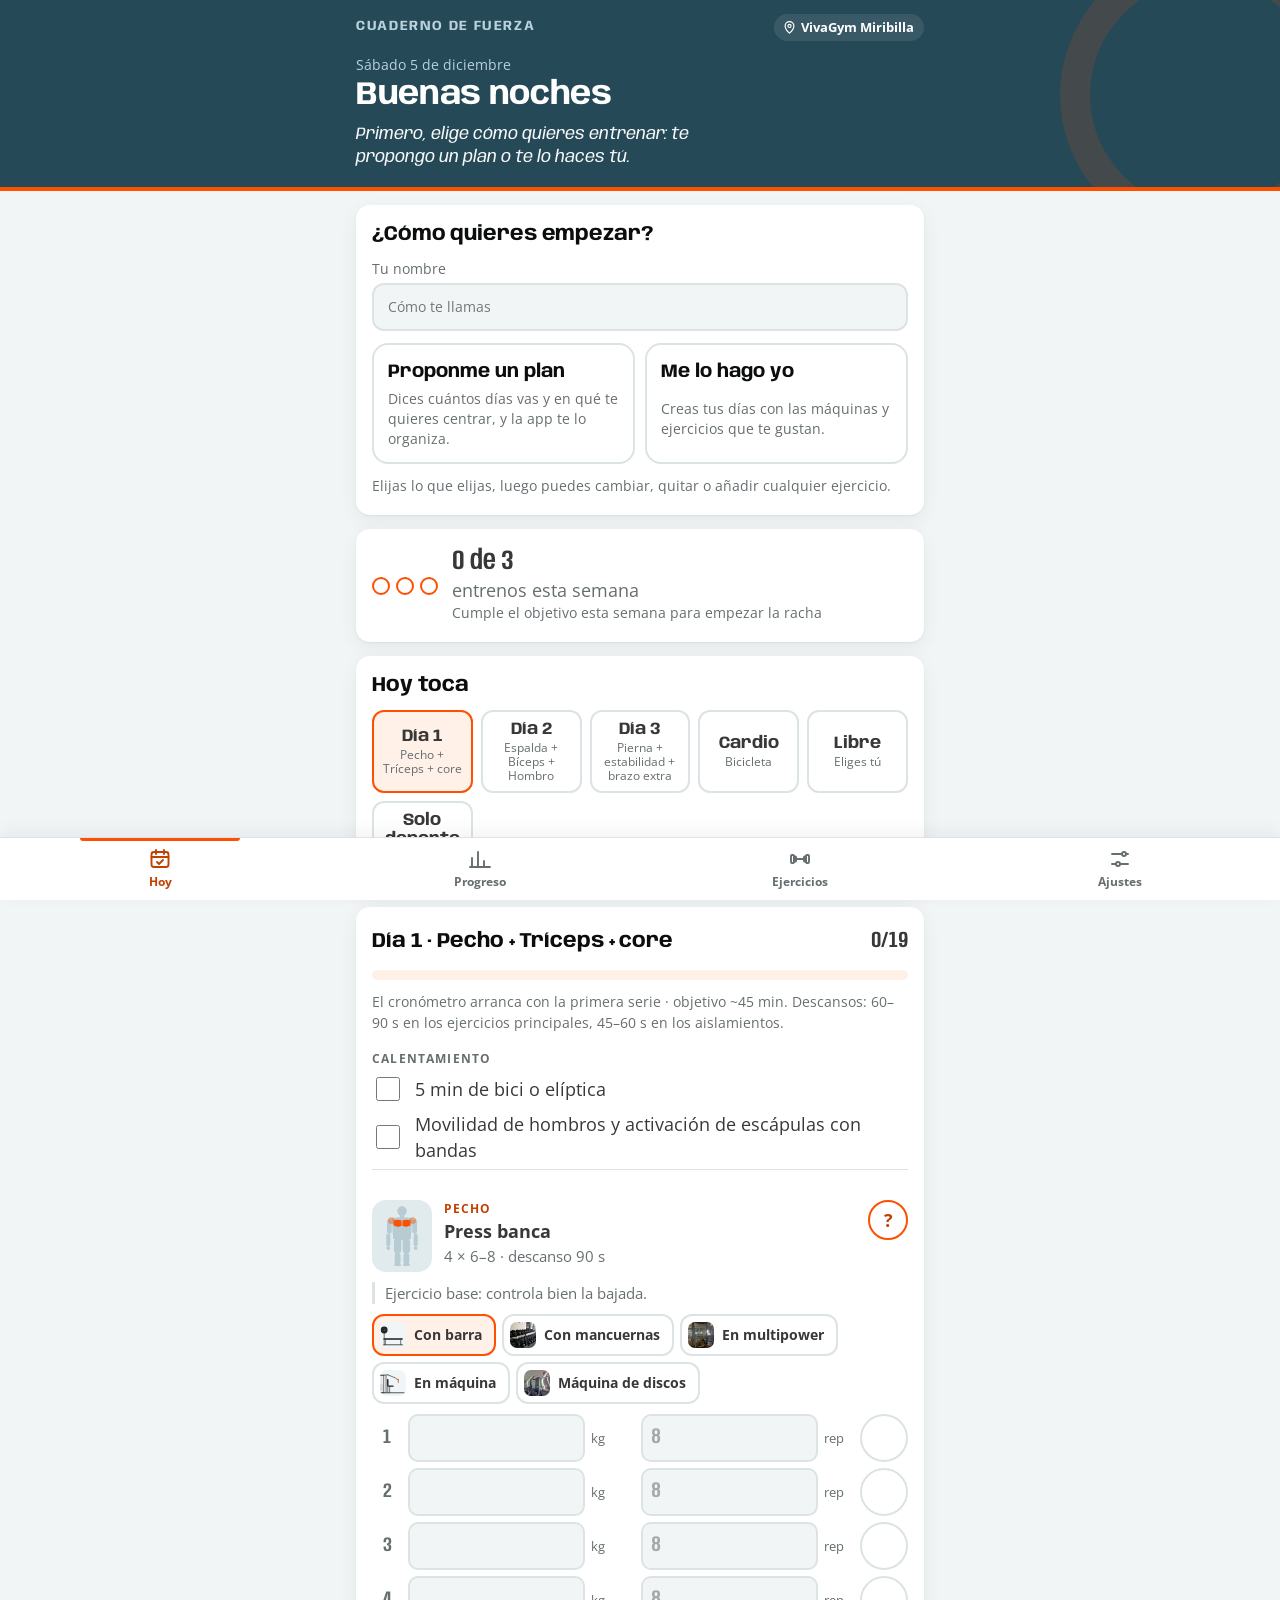
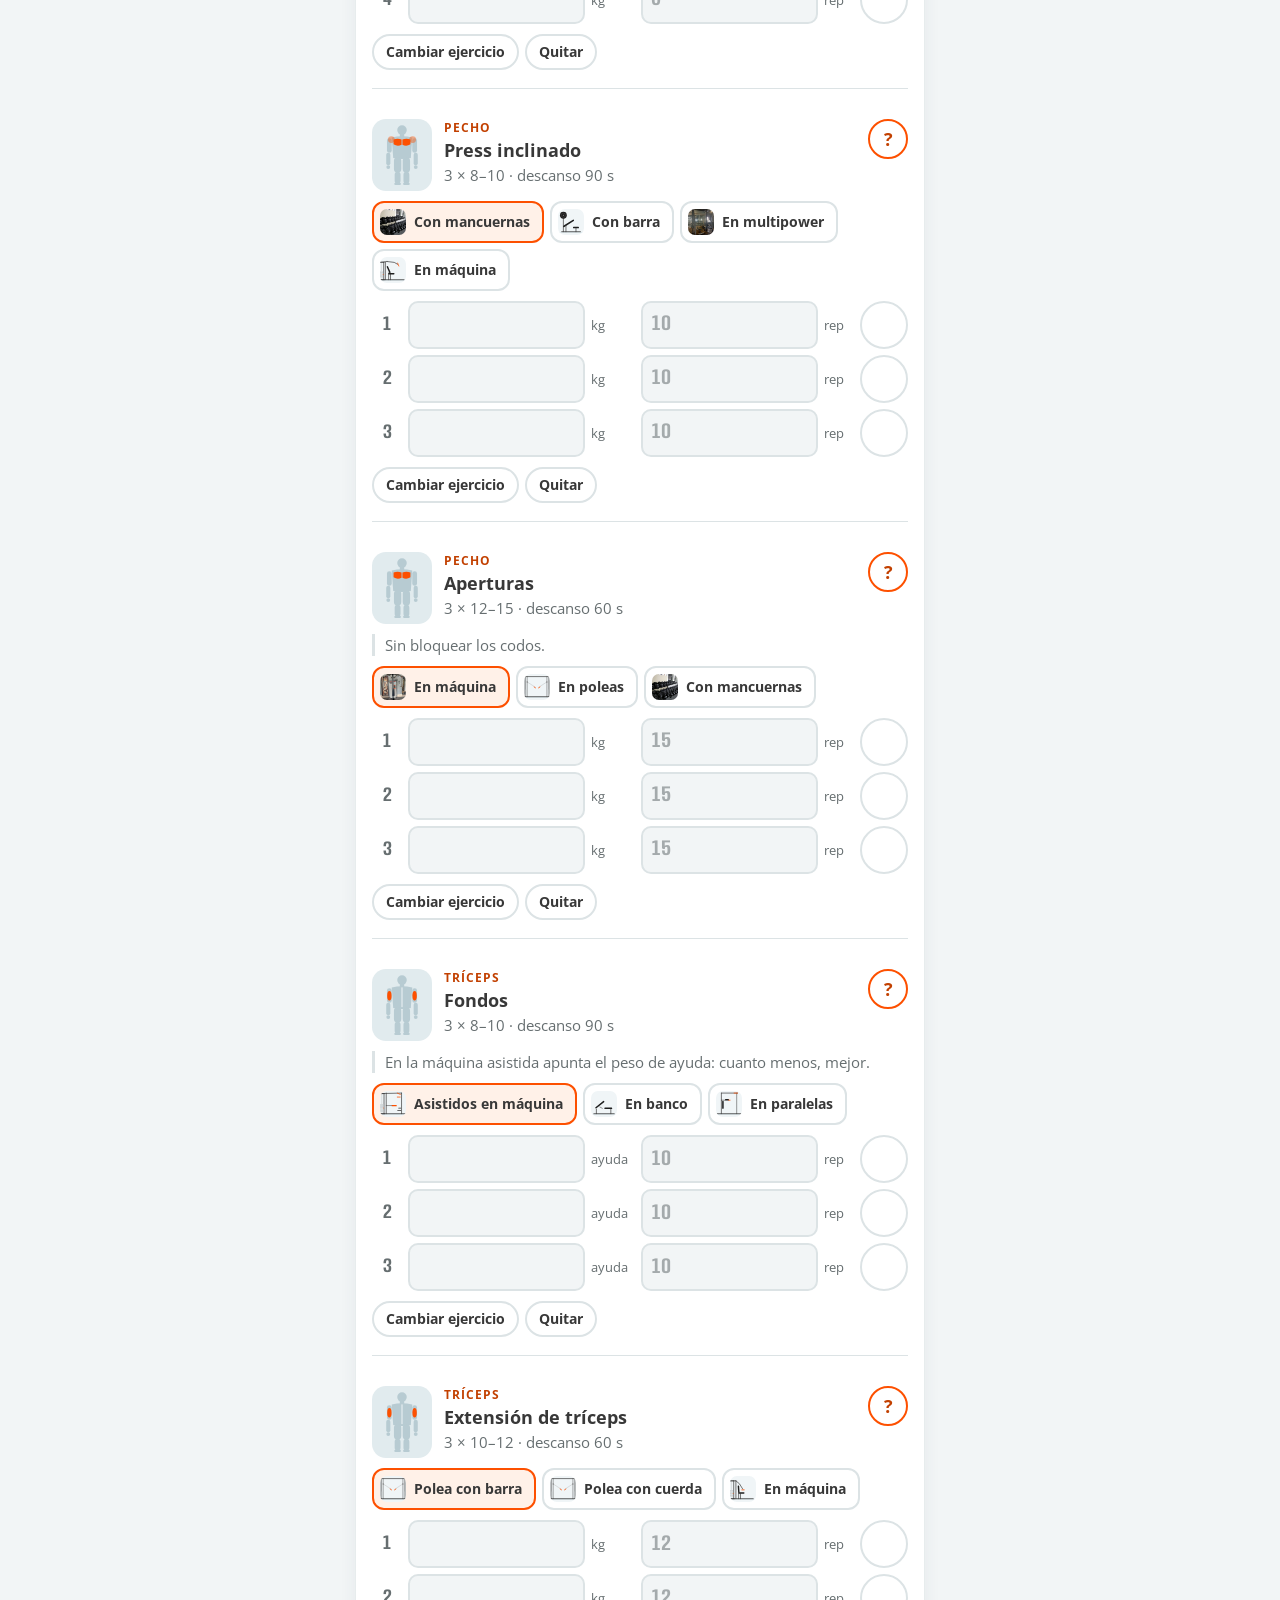
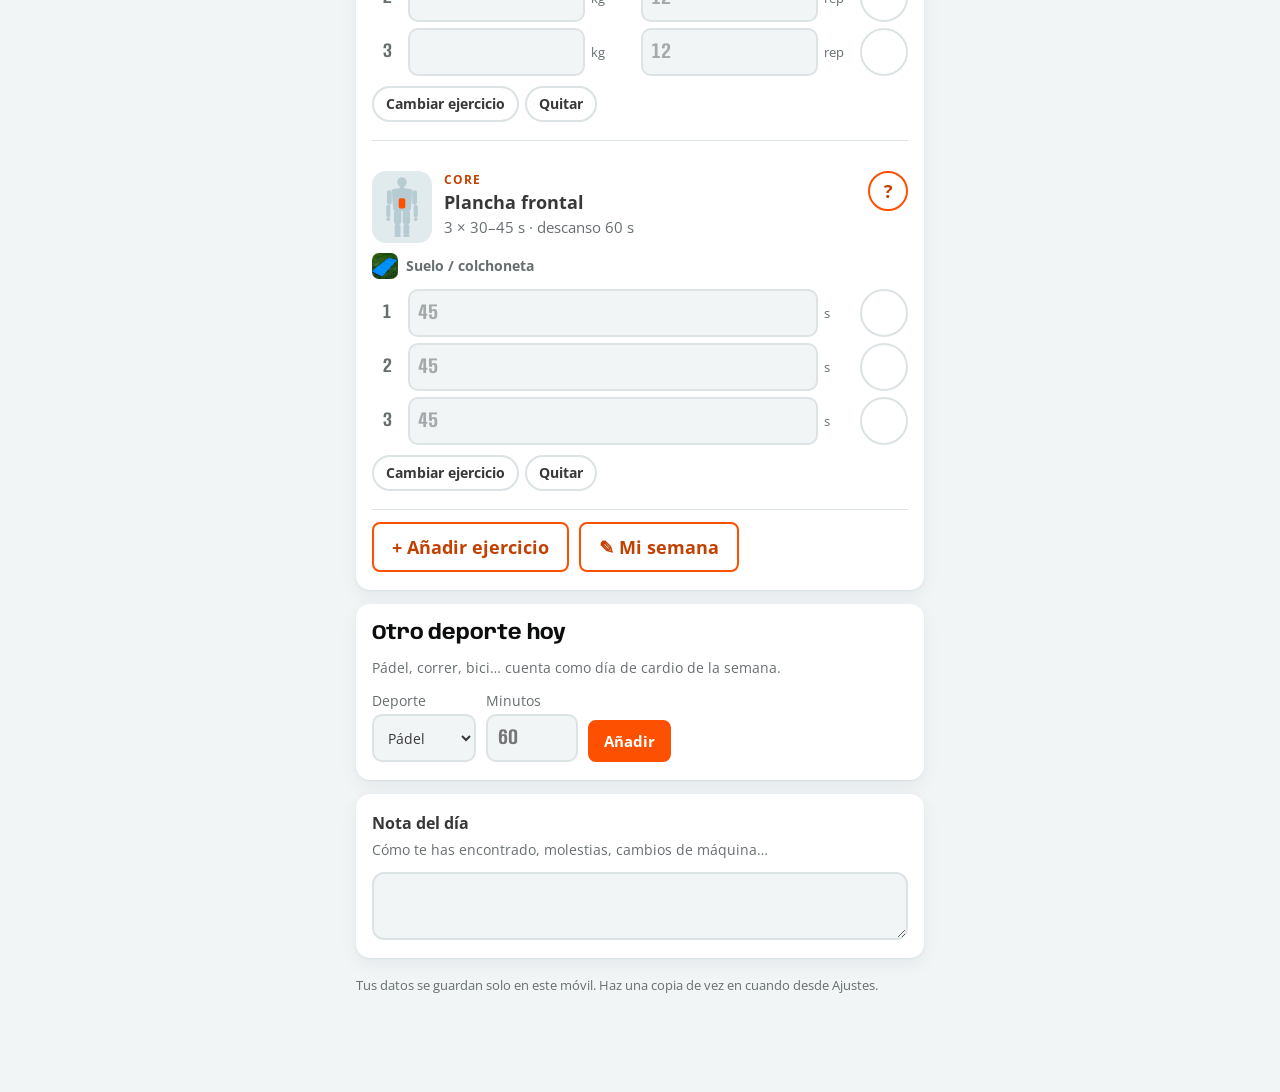
<file: vivagym/index.html>
<!doctype html>
<html lang="es">
<head>
<meta charset="utf-8">
<meta name="viewport" content="width=device-width, initial-scale=1, viewport-fit=cover">
<title>VivaGym · Cuaderno de Fuerza</title>
<meta name="theme-color" content="#254957">
<meta name="apple-mobile-web-app-capable" content="yes">
<meta name="mobile-web-app-capable" content="yes">
<meta name="apple-mobile-web-app-title" content="VivaGym">
<link rel="manifest" href="manifest.webmanifest">
<link rel="icon" type="image/png" sizes="192x192" href="../comun/icono-192.png">
<link rel="apple-touch-icon" href="../comun/icono-180.png">
<link rel="preconnect" href="https://fonts.googleapis.com">
<link rel="preconnect" href="https://fonts.gstatic.com" crossorigin>
<link rel="stylesheet" href="https://fonts.googleapis.com/css2?family=Anybody:ital,wdth,wght@0,50..150,400..800;1,50..150,400..800&family=Albert+Sans:wght@300..700&family=Open+Sans:ital,wght@0,400;0,600;0,700;1,400&display=swap">
<link rel="stylesheet" href="../comun/estilos.css?v=28">
<style>[hidden]{display:none!important}</style>
</head>
<body>
<script>window.PERFIL = {"id": "vivagym", "nombre": "", "motor": "rutina", "clave": "cuaderno-rutina", "baseFotos": "rutina", "lugares": ["vivagym-miribilla", "tekniker"], "lugarInicial": "vivagym-miribilla"};</script>
<script src="../comun/estadisticas.js?v=28"></script>
<script data-goatcounter="https://jon-apps.goatcounter.com/count"
        async src="//gc.zgo.at/count.js"></script>
<script src="../comun/iconos.js?v=28"></script>
<script src="../comun/base.js?v=28"></script>
<script src="../comun/catalogo.js?v=28"></script>
<script src="../comun/fichas.js?v=28"></script>
<script src="../planes/rutina-3dias.js?v=28"></script>
<script src="../planes/plantillas.js?v=28"></script>
<script src="../comun/rutina.js?v=28"></script>
<script src="../comun/compartir.js?v=28"></script>
</body>
</html>
</file>
<file: comun/estilos.css>
/* Cuaderno de Fuerza, con el estilo de la sala (VivaGym Miribilla): fondo claro, naranja de
   marca para lo que se pulsa y el progreso, azul petróleo para la banda y los iconos. Títulos y
   números en Anybody (los números estrechos, por espacio), texto en Open Sans. Una columna,
   móvil primero. App personal: toma la paleta como inspiración, no el logo ni las fotos. */
:root {
  --bg: #F2F5F6;
  --card: #FFFFFF;
  --ink: #383838;
  --titulo: #0C0E0D;
  --muted: #666E70;
  --line: #DCE3E5;
  --accent: #FD5000;
  --accent-ink: #FFFFFF;
  --accent-texto: #C24000;
  --accent-soft: #FFF1E8;
  --sec: #6799AB;
  --sec-claro: #E1EBEE;
  --sec-oscuro: #254957;
  --band: #254957;
  --band-ink: #FFFFFF;
  --band-muted: #B8D2DB;
  --amber: #B95000;
  --amber-soft: #FFF4EC;
  --ok: #287D3C;
  --ok-soft: #EDF9F0;
  --warn: #DA1414;
  --warn-soft: #FEEFEF;
  --fig: #B7CBD2;
  --sombra: 0 1px 2px rgb(37 73 87 / .07), 0 6px 18px rgb(37 73 87 / .07);
  --f-body: "Open Sans", "Segoe UI", Roboto, Arial, sans-serif;
  --f-tit: "Anybody", "Arial Black", "Segoe UI", sans-serif;
  --f-num: "Anybody", "Arial Narrow", "Roboto Condensed", sans-serif;
  --radio: 14px;
}
@media (prefers-color-scheme: dark) {
  :root:not([data-theme="light"]) {
    --bg: #0F1416; --card: #182124; --ink: #E6EAEB; --titulo: #FFFFFF; --muted: #9AA8AD; --line: #2A363A;
    --accent: #FF6A1F; --accent-ink: #1A0D06; --accent-texto: #FF8A4D; --accent-soft: #3A2116;
    --sec: #7FB0C2; --sec-claro: #1F3138; --sec-oscuro: #9CC4D2;
    --band: #12262E; --band-ink: #FFFFFF; --band-muted: #8FB0BC;
    --amber: #FF9A57; --amber-soft: #3A2516; --ok: #6FCB86; --ok-soft: #153422; --warn: #FF7B73; --warn-soft: #3F1D1A;
    --fig: #34474E; --sombra: 0 1px 2px rgb(0 0 0 / .4);
    color-scheme: dark;
  }
}
:root[data-theme="dark"] {
  --bg: #0F1416; --card: #182124; --ink: #E6EAEB; --titulo: #FFFFFF; --muted: #9AA8AD; --line: #2A363A;
  --accent: #FF6A1F; --accent-ink: #1A0D06; --accent-texto: #FF8A4D; --accent-soft: #3A2116;
  --sec: #7FB0C2; --sec-claro: #1F3138; --sec-oscuro: #9CC4D2;
  --band: #12262E; --band-ink: #FFFFFF; --band-muted: #8FB0BC;
  --amber: #FF9A57; --amber-soft: #3A2516; --ok: #6FCB86; --ok-soft: #153422; --warn: #FF7B73; --warn-soft: #3F1D1A;
  --fig: #34474E; --sombra: 0 1px 2px rgb(0 0 0 / .4);
  color-scheme: dark;
}

/* ---------- Tema Tekniker ----------
   Para entrenar en el gimnasio de Tekniker (ver LUGARES en catalogo.js): azul eléctrico de la
   marca, gris grafito para el texto, azul marino en la banda y el amarillo del logo como detalle.
   Letra geométrica y fina (Albert Sans, parecida a la TT Hoves de su web) y botones en píldora.
   Inspirado en su web, sin usar su logo. */
:root[data-marca="tekniker"] {
  --bg: #F3F3F4; --card: #FFFFFF; --ink: #3C3C3B; --titulo: #1D1D1B; --muted: #6C757D; --line: #DEE2E6;
  --accent: #032CDD; --accent-ink: #FFFFFF; --accent-texto: #0223B1; --accent-soft: #E0E6FF;
  --sec: #456EEF; --sec-claro: #E9EDFE; --sec-oscuro: #022491;
  --band: #021A7A; --band-ink: #FFFFFF; --band-muted: #AFC0FF;
  --fig: #C5CDEB; --detalle: #FEDB00;
  --sombra: 0 1px 2px rgb(2 26 122 / .06), 0 6px 18px rgb(2 26 122 / .06);
  --f-body: "Albert Sans", "Segoe UI", Roboto, Arial, sans-serif;
  --f-tit: "Albert Sans", "Segoe UI", Roboto, Arial, sans-serif;
  --f-num: "Albert Sans", "Segoe UI", Roboto, Arial, sans-serif;
  --peso-tit: 600; --radio-btn: 999px;
}
@media (prefers-color-scheme: dark) {
  :root[data-marca="tekniker"]:not([data-theme="light"]) {
    --bg: #0B0F1E; --card: #141A2E; --ink: #E7E9F0; --titulo: #FFFFFF; --muted: #9AA3BD; --line: #263050;
    --accent: #5C7CFF; --accent-ink: #FFFFFF; --accent-texto: #9DB0FF; --accent-soft: #1B2556;
    --sec: #7B95FF; --sec-claro: #1A2242; --sec-oscuro: #B3C2FF;
    --band: #0A1450; --band-ink: #FFFFFF; --band-muted: #9DB0FF; --fig: #2E3960;
    --sombra: 0 1px 2px rgb(0 0 0 / .4);
  }
}
:root[data-marca="tekniker"][data-theme="dark"] {
  --bg: #0B0F1E; --card: #141A2E; --ink: #E7E9F0; --titulo: #FFFFFF; --muted: #9AA3BD; --line: #263050;
  --accent: #5C7CFF; --accent-ink: #FFFFFF; --accent-texto: #9DB0FF; --accent-soft: #1B2556;
  --sec: #7B95FF; --sec-claro: #1A2242; --sec-oscuro: #B3C2FF;
  --band: #0A1450; --band-ink: #FFFFFF; --band-muted: #9DB0FF; --fig: #2E3960;
  --sombra: 0 1px 2px rgb(0 0 0 / .4);
}
:root[data-marca="tekniker"] .btn { border-radius: var(--radio-btn); }
:root[data-marca="tekniker"] .hero::after { background: linear-gradient(90deg, var(--accent) 0 82%, var(--detalle) 82%); }
:root[data-marca="tekniker"] .hero::before { border-color: rgb(255 255 255 / .06); border-radius: 0; transform: rotate(45deg); }
:root[data-marca="tekniker"] .hero h1, :root[data-marca="tekniker"] h2 { font-weight: var(--peso-tit); letter-spacing: -.015em; }
:root[data-marca="tekniker"] .marca { font-weight: 600; }
:root[data-marca="tekniker"] .num { font-stretch: normal; }

/* ---------- Base ---------- */
* { box-sizing: border-box; }
body {
  margin: 0; background: var(--bg); color: var(--ink);
  font-family: var(--f-body); font-size: 18px; line-height: 1.45;
  padding-bottom: calc(96px + env(safe-area-inset-bottom, 0px));
}
.wrap { max-width: 600px; margin: 0 auto; display: grid; gap: 14px;
  padding-left: max(16px, env(safe-area-inset-left, 0px)); padding-right: max(16px, env(safe-area-inset-right, 0px)); padding-block: 14px 0; }
h1, h2, h3 { margin: 0; text-wrap: balance; }
h1, h2 { color: var(--titulo); }
h2 { font-family: var(--f-tit); font-weight: 700; font-size: 1.28rem; letter-spacing: -.005em; line-height: 1.15; }
h3 { font-size: 1.05rem; }
.eyebrow { font-size: .74rem; letter-spacing: .1em; text-transform: uppercase; color: var(--muted); font-weight: 700; }
.num { font-family: var(--f-num); font-stretch: 78%; font-weight: 600; font-variant-numeric: tabular-nums; }
.muted { color: var(--muted); }
.small { font-size: .9rem; }
.card { background: var(--card); border-radius: var(--radio); padding: 18px 16px; display: grid; gap: 12px; min-width: 0; box-shadow: var(--sombra); }
.top { display: flex; justify-content: space-between; align-items: baseline; gap: 12px; flex-wrap: wrap; }
.fila { display: flex; gap: 10px; flex-wrap: wrap; align-items: center; }
.estado-datos { font-size: .82rem; color: var(--muted); margin: 4px 0 0; }
button, input, select, textarea { font: inherit; color: inherit; }
button { cursor: pointer; }
button:focus-visible, input:focus-visible, select:focus-visible, textarea:focus-visible, a:focus-visible, label.btn:focus-within { outline: 3px solid var(--sec); outline-offset: 2px; }
a { color: var(--accent-texto); }

/* ---------- Cabecera (banda) ---------- */
.hero { background: var(--band); color: var(--band-ink); position: relative; overflow: hidden; }
.hero::after { content: ""; position: absolute; left: 0; right: 0; bottom: 0; height: 4px; background: var(--accent); }
.hero::before { content: ""; position: absolute; right: -70px; top: -50px; width: 230px; height: 230px; border-radius: 50%; border: 30px solid rgb(253 80 0 / .14); }
.hero-in { position: relative; max-width: 600px; margin: 0 auto; display: grid; gap: 4px;
  padding-left: max(16px, env(safe-area-inset-left, 0px)); padding-right: max(16px, env(safe-area-inset-right, 0px));
  padding-block: calc(14px + env(safe-area-inset-top, 0px)) 22px; }
.hero-top { display: flex; justify-content: space-between; align-items: center; gap: 10px; margin-bottom: 10px; flex-wrap: wrap; }
.marca { font-family: var(--f-tit); font-weight: 700; letter-spacing: .12em; text-transform: uppercase; font-size: .85rem; color: var(--band-muted); }
.gym { display: inline-flex; align-items: center; gap: 4px; font-size: .8rem; font-weight: 700; padding: 4px 10px 4px 8px; border-radius: 999px; background: rgb(255 255 255 / .09); color: var(--band-ink); }
.gym:empty { display: none; }
.gym .ui-icono { width: 15px; height: 15px; }
.hero-fecha { margin: 0; color: var(--band-muted); font-size: .9rem; }
.hero-fecha::first-letter { text-transform: uppercase; }
.hero h1 { font-family: var(--f-tit); font-weight: 700; font-size: 2rem; line-height: 1.08; letter-spacing: -.01em; color: var(--band-ink); }
.hero-msg { margin: 6px 0 0; font-family: var(--f-tit); font-style: italic; font-size: 1.05rem; line-height: 1.35; color: var(--band-ink); opacity: .95; max-width: 38ch; }

/* ---------- Pestañas ---------- */
nav.tabs {
  position: fixed; left: 0; right: 0; bottom: 0; z-index: 5;
  background: var(--card); box-shadow: 0 -1px 0 var(--line), 0 -6px 18px rgb(15 22 38 / .05);
  display: grid; padding-bottom: env(safe-area-inset-bottom, 0px);
  padding-left: env(safe-area-inset-left, 0px); padding-right: env(safe-area-inset-right, 0px);
}
nav.tabs button { min-height: 62px; border: 0; background: transparent; color: var(--muted); display: grid; justify-items: center; align-content: center; gap: 2px; font-size: .78rem; font-weight: 700; position: relative; }
nav.tabs button .ui-icono { width: 24px; height: 24px; }
nav.tabs button[aria-selected="true"] { color: var(--accent-texto); }
nav.tabs button[aria-selected="true"]::before { content: ""; position: absolute; top: 0; left: 25%; right: 25%; height: 3px; border-radius: 0 0 3px 3px; background: var(--accent); }
.ui-icono { width: 20px; height: 20px; flex: none; }
.ui-icono.grande { width: 34px; height: 34px; }

/* ---------- Botones, chips y campos ---------- */
.btn { min-height: 50px; padding: 10px 18px; border-radius: 8px; border: 2px solid var(--accent); background: var(--accent); color: var(--accent-ink); font-weight: 700; display: inline-flex; align-items: center; justify-content: center; gap: 8px; }
.btn.sec { background: transparent; color: var(--accent-texto); }
.btn.peq { min-height: 42px; padding: 6px 14px; font-size: .95rem; }
label.btn { cursor: pointer; }
.enlace { background: none; border: 0; padding: 0; color: var(--accent-texto); font-weight: 700; text-decoration: underline; text-underline-offset: 3px; min-height: 32px; }
.chips { display: grid; grid-template-columns: repeat(3, 1fr); gap: 8px; }
.chip { min-height: 50px; border-radius: 12px; border: 2px solid var(--line); background: var(--card); font-weight: 700; padding: 6px; color: var(--ink); }
.chip[aria-pressed="true"] { border-color: var(--accent); background: var(--accent-soft); }
.chip:disabled { opacity: .45; cursor: not-allowed; }
.chip.mini { min-height: 36px; padding: 4px 12px; font-size: .85rem; font-weight: 700; border-radius: 999px; }
.chip.mini[data-rod][aria-pressed="true"] { border-color: var(--warn); background: var(--warn-soft); }
.chips.cuatro, .chips.cinco { grid-template-columns: repeat(5, 1fr); }
.chips.cuatro { grid-template-columns: repeat(4, 1fr); }
.chips.cuatro .chip, .chips.cinco .chip { display: grid; gap: 2px; align-content: center; line-height: 1.15; padding: 8px 6px; }
.chips.cuatro .chip b, .chips.cinco .chip b { font-family: var(--f-tit); font-size: 1.05rem; }
.chips.cuatro .chip .small, .chips.cinco .chip .small { font-weight: 400; color: var(--muted); font-size: .76rem; }
@media (max-width: 620px) { .chips.cinco { grid-template-columns: repeat(3, 1fr); } }
@media (max-width: 520px) { .chips.cuatro { grid-template-columns: repeat(2, 1fr); } }
.escala { display: grid; grid-template-columns: repeat(5, 1fr); gap: 6px; }
.escala .chip { padding: 4px; font-size: .95rem; line-height: 1.15; }
.escala .chip b { display: block; font-family: var(--f-num); font-stretch: 80%; font-size: 1.5rem; }
.escala11 { display: grid; grid-template-columns: repeat(11, 1fr); gap: 4px; }
.escala11 .chip { min-height: 44px; padding: 0; font-family: var(--f-num); font-stretch: 80%; font-size: 1.2rem; }
@media (max-width: 480px) { .escala11 { grid-template-columns: repeat(6, 1fr); } }
.sens { display: flex; gap: 6px; flex-wrap: wrap; }
.sens .chip { min-height: 40px; padding: 4px 12px; font-size: .9rem; }
.campos { display: flex; gap: 10px; flex-wrap: wrap; align-items: end; }
.campos .btn { align-self: end; }
.campo { display: grid; gap: 4px; font-size: .85rem; color: var(--muted); min-width: 0; }
.campo select { width: 100%; }
.campo input:not([type="file"]):not(.texto):not(.corto) { width: 92px; min-height: 48px; border: 2px solid var(--line); border-radius: 10px; background: var(--bg); padding: 4px 10px; font-family: var(--f-num); font-stretch: 78%; font-weight: 600; font-size: 1.35rem; color: var(--ink); }
select { min-height: 48px; border: 2px solid var(--line); border-radius: 10px; background: var(--bg); padding: 4px 10px; max-width: 100%; color: var(--ink); }
.texto { min-height: 48px; border: 2px solid var(--line); border-radius: 12px; background: var(--bg); padding: 6px 14px; width: 100%; color: var(--ink); }
.area { font: inherit; font-size: .95rem; color: var(--ink); background: var(--bg); border: 2px solid var(--line); border-radius: 12px; padding: 10px; width: 100%; }
input.corto { width: 80px; min-height: 48px; border: 2px solid var(--line); border-radius: 10px; background: var(--bg); padding: 4px 10px; font-family: var(--f-num); font-stretch: 78%; font-weight: 600; font-size: 1.25rem; color: var(--ink); }
.lista-ajustes { display: grid; gap: 0; }
.lista-ajustes label { display: flex; align-items: center; gap: 12px; padding-block: 10px; border-top: 1px solid var(--line); min-height: 52px; }
.lista-ajustes input[type="checkbox"] { width: 26px; height: 26px; accent-color: var(--accent); flex: none; }
.lista-check { display: flex; gap: 12px; align-items: center; min-height: 44px; }
.lista-check input { width: 24px; height: 24px; accent-color: var(--accent); flex: none; }
details { border-top: 1px solid var(--line); padding-block: 10px; }
details summary { cursor: pointer; min-height: 32px; }
.grid-botones { display: grid; gap: 10px; }

/* ---------- Avisos ---------- */
.alerta { background: var(--warn-soft); border-left: 4px solid var(--warn); border-radius: 12px; padding: 14px 16px; display: grid; gap: 6px; }
.alerta strong { color: var(--warn); }
.aviso { background: var(--amber-soft); border-radius: 12px; padding: 10px 14px; font-size: .95rem; margin: 0; }
.nota { margin: 0; font-size: .95rem; color: var(--muted); border-left: 3px solid var(--line); padding-left: 10px; }
.sube { font-size: .9rem; color: var(--amber); font-weight: 700; }

/* ---------- Semana y progreso ---------- */
.semana { grid-template-columns: auto 1fr; align-items: center; gap: 14px; }
.puntos { display: flex; gap: 6px; }
.puntos i { width: 18px; height: 18px; border-radius: 50%; border: 2px solid var(--accent); }
.puntos i.lleno { background: var(--accent); }
.puntos i.dep { background: var(--sec); border-color: var(--sec); }
.puntos i.fuerza.hecho { background: var(--accent); }
.puntos i.cardio { border-color: var(--sec); border-style: dashed; }
.puntos i.cardio.hecho { background: var(--sec); border-style: solid; }
.grande { font-size: 1.7rem; }
.progreso-dia { height: 10px; background: var(--accent-soft); border-radius: 6px; overflow: hidden; }
.progreso-dia i { display: block; height: 100%; background: var(--accent); width: 0; transition: width .3s; border-radius: 6px; }
.tiles { display: grid; grid-template-columns: repeat(3, 1fr); gap: 10px; }
.tile { background: var(--card); border-radius: var(--radio); padding: 14px 12px; display: grid; gap: 2px; min-width: 0; box-shadow: var(--sombra); }
.tile .num { font-size: 2.3rem; line-height: 1; color: var(--accent-texto); font-weight: 700; }
.tile span:last-child { font-size: .82rem; color: var(--muted); }
@media (max-width: 380px) { .tiles .num { font-size: 1.8rem; } .escala .chip { font-size: .8rem; } }
.grafico { width: 100%; height: auto; display: block; }
.grafico text { fill: var(--muted); font-family: var(--f-body); font-size: 12px; }
.grafico .rejilla { stroke: var(--line); stroke-width: 1; }
.leyenda { display: flex; flex-wrap: wrap; gap: 14px; margin: 0; color: var(--muted); }
.leyenda i { display: inline-block; width: 12px; height: 12px; border-radius: 3px; margin-right: 6px; vertical-align: -1px; }
.leyenda i.raya { height: 0; border-top: 2px dashed var(--sec-oscuro); border-radius: 0; vertical-align: 3px; }
.historial { display: grid; gap: 0; }
.hist { display: flex; justify-content: space-between; gap: 12px; padding-block: 10px; border-top: 1px solid var(--line); }
.hist:first-child { border-top: 0; }
.dia-btn { width: 100%; align-items: center; background: none; border: 0; border-top: 1px solid var(--line); color: inherit; font: inherit; text-align: left; cursor: pointer; }
.dia-btn:first-child { border-top: 0; }
.dia-btn > :last-child { text-align: right; white-space: nowrap; }
.dia-ej { display: grid; gap: 6px; padding: 10px 12px; border-radius: 14px; border: 1px solid var(--line); }
.dia-ej-cab { display: flex; align-items: center; gap: 8px; background: none; border: 0; padding: 0; color: inherit; font: inherit; text-align: left; cursor: pointer; }
.dia-ej-cab > span { display: grid; gap: 1px; }
.dia-series { margin: 0; padding-left: 22px; display: grid; gap: 2px; }

/* ---------- Iconos de músculo y de material ---------- */
.musculo { width: 44px; height: 62px; flex: none; display: block; }
.musculo.grande { width: 72px; height: 100px; }
.musculo-btn { flex: none; width: 60px; height: 72px; border-radius: 14px; border: 0; padding: 5px 0; background: var(--sec-claro); display: grid; place-items: center; }
.musculo-btn.peq { width: 50px; height: 64px; border-radius: 12px; padding: 4px 0; }
.ap-icono { width: 100%; height: 100%; }
.ap-chip { width: 26px; height: 26px; border-radius: 7px; object-fit: cover; flex: none; display: inline-grid; place-items: center; }
.ap-chip.sin-foto { background: var(--sec-claro); color: var(--sec-oscuro); padding: 3px; }
.item-foto { width: 52px; height: 52px; border-radius: 12px; object-fit: cover; flex: none; display: grid; place-items: center; }
.item-foto.sin-foto { background: var(--sec-claro); color: var(--sec-oscuro); padding: 12px; }

/* ---------- Ejercicio en la sesión (rutina) ---------- */
.calent { display: grid; gap: 0; padding: 4px 0 6px; border-bottom: 1px solid var(--line); }
.ejr { display: grid; gap: 10px; padding-block: 18px; border-bottom: 1px solid var(--line); min-width: 0; }
.ejr:last-child { border-bottom: 0; }
.ejr-cab { display: flex; gap: 12px; align-items: start; }
.ejr-tit { flex: 1; min-width: 0; display: grid; gap: 1px; }
.ejr h3 { font-size: 1.15rem; }
.ejr.hecho h3 { color: var(--muted); }
.ejr.hecho h3::after { content: " ✓"; color: var(--ok); }
.ej-grupo { font-size: .74rem; letter-spacing: .08em; text-transform: uppercase; color: var(--accent-texto); font-weight: 700; }
.ej-nombre { font-weight: 700; font-size: 1.1rem; }
.ej-pauta { font-size: .92rem; color: var(--muted); }
.ayuda-btn { flex: none; width: 40px; height: 40px; border-radius: 50%; border: 2px solid var(--accent); background: transparent; color: var(--accent-texto); font-weight: 700; font-size: 1.15rem; }
.variantes { display: flex; gap: 6px; flex-wrap: wrap; }
.chip.var { display: inline-flex; align-items: center; gap: 8px; min-height: 42px; padding: 4px 12px 4px 6px; font-size: .88rem; border-radius: 12px; }
.ap-linea { display: inline-flex; align-items: center; gap: 8px; justify-self: start; background: none; border: 0; padding: 0; color: var(--muted); font-size: .9rem; font-weight: 700; }
.ajuste-maq { margin: 0; color: var(--ink); background: var(--bg); border-radius: 8px; padding: 6px 10px; }
.ultima { margin: 0; color: var(--ink); font-size: 1.08rem; letter-spacing: .01em; }
.consejo { margin: 0; font-size: .92rem; border-radius: 10px; padding: 8px 12px; background: var(--accent-soft); }
.consejo.sube { background: var(--amber-soft); }
.consejo.sube::before { content: "↑ "; font-weight: 700; color: var(--amber); }
.series { display: grid; gap: 6px; }
.serie { display: grid; grid-template-columns: 30px minmax(0, 1fr) 44px minmax(0, 1fr) 30px 48px; gap: 6px; align-items: center; }
.series.sin-peso .serie { grid-template-columns: 30px minmax(0, 1fr) 30px 48px; }
.serie .sn { font-family: var(--f-num); font-stretch: 78%; font-weight: 600; font-size: 1.25rem; color: var(--muted); text-align: center; line-height: 1; }
.serie .sn sup { display: block; font-family: var(--f-body); font-size: .6rem; letter-spacing: .04em; text-transform: uppercase; }
.serie input { width: 100%; min-height: 48px; border: 2px solid var(--line); border-radius: 10px; background: var(--bg); padding: 4px 8px; font-family: var(--f-num); font-stretch: 78%; font-weight: 600; font-size: 1.35rem; color: var(--ink); }
.serie input::placeholder { color: var(--muted); opacity: .55; }
.serie .u { font-size: .8rem; color: var(--muted); }
.serie.ok input { border-color: transparent; background: var(--ok-soft); }
.ej-acciones { gap: 6px; }
.superserie { display: grid; gap: 4px; margin-top: 12px; padding: 12px; border: 2px dashed var(--line); border-radius: 14px; }
.superserie .ejr:last-child { padding-bottom: 4px; }

/* Check redondo (compartido por las dos libretas) */
.check { width: 56px; height: 56px; border-radius: 50%; border: 3px solid var(--line); background: transparent; display: grid; place-items: center; }
.check svg { width: 28px; height: 28px; stroke: #FFFFFF; stroke-width: 3.5; fill: none; opacity: 0; }
.check[aria-pressed="true"] { background: var(--ok); border-color: var(--ok); }
.check[aria-pressed="true"] svg { opacity: 1; }
.check.peq { width: 48px; height: 48px; border-width: 2px; }
.check.peq svg { width: 24px; height: 24px; }

/* ---------- Ejercicio en la sesión (recuperación) ---------- */
.ej { display: grid; grid-template-columns: 56px 1fr; gap: 12px; align-items: start; padding-block: 16px; border-top: 1px solid var(--line); }
.ej:first-of-type { border-top: 0; }
.ej-cuerpo { display: grid; gap: 8px; min-width: 0; }
.ej-cab { display: flex; gap: 10px; align-items: start; justify-content: space-between; }
.ej-tit { display: grid; min-width: 0; }
.ej-cab .musculo { width: 40px; height: 56px; }
.ej.hecho .ej-nombre { color: var(--muted); }

/* ---------- Temporizador de descanso ---------- */
#flotante { position: fixed; left: 0; right: 0; bottom: calc(62px + env(safe-area-inset-bottom, 0px)); z-index: 6; padding-left: max(12px, env(safe-area-inset-left, 0px)); padding-right: max(12px, env(safe-area-inset-right, 0px)); pointer-events: none; }
.descanso { pointer-events: auto; position: relative; overflow: hidden; max-width: 600px; margin: 0 auto 8px; display: flex; align-items: center; gap: 8px; background: var(--band); color: var(--band-ink); border-radius: 16px; padding: 10px 12px 14px; box-shadow: 0 8px 24px rgb(0 0 0 / .3); }
.descanso-txt { display: grid; flex: 1; min-width: 0; }
.descanso-txt .eyebrow { color: var(--band-muted); }
.descanso-txt b.num { font-size: 2.1rem; line-height: 1; }
.descanso-txt .small { opacity: .85; white-space: nowrap; overflow: hidden; text-overflow: ellipsis; }
.descanso .btn { border-color: var(--band-ink); }
.descanso .btn.sec { color: var(--band-ink); }
.descanso .btn:not(.sec) { background: var(--band-ink); color: var(--band); }
.descanso-barra { position: absolute; left: 0; bottom: 0; height: 5px; background: var(--accent); width: 100%; transition: width .25s linear; }
body.con-descanso { padding-bottom: calc(190px + env(safe-area-inset-bottom, 0px)); }

/* ---------- Hoja (panel desde abajo) ---------- */
#hoja { position: fixed; inset: 0; z-index: 20; display: grid; align-items: end; }
.hoja-fondo { position: absolute; inset: 0; background: rgb(6 10 20 / .55); }
.hoja { position: relative; background: var(--card); color: var(--ink); width: 100%; max-width: 620px; margin: 0 auto; max-height: 90vh; overflow-y: auto; overscroll-behavior: contain;
  border-radius: 22px 22px 0 0; display: grid; gap: 14px; align-content: start;
  padding-top: 22px; padding-bottom: calc(24px + env(safe-area-inset-bottom, 0px));
  padding-left: max(18px, env(safe-area-inset-left, 0px)); padding-right: max(18px, env(safe-area-inset-right, 0px)); }
.hoja::before { content: ""; position: absolute; top: 8px; left: 50%; width: 42px; height: 5px; margin-left: -21px; border-radius: 3px; background: var(--line); }
.hoja h2 { font-size: 1.4rem; }
.hoja h3 { margin: 0 0 6px; }
.hoja-cab { display: flex; justify-content: space-between; align-items: start; gap: 12px; }
.cerrar { flex: none; width: 44px; height: 44px; border-radius: 50%; border: 0; background: var(--bg); font-size: 1.6rem; line-height: 1; color: var(--ink); }
body.sin-scroll { overflow: hidden; }
.pasos { margin: 0; padding-left: 1.3em; display: grid; gap: 6px; }
.foto-grande { border-radius: 16px; overflow: hidden; background: var(--bg); border: 2px dashed var(--line); min-height: 140px; display: grid; place-items: center; }
.foto-grande img { width: 100%; max-height: 50vh; object-fit: contain; display: block; }
.foto-grande p { margin: 0; padding: 24px; text-align: center; color: var(--muted); }
.ficha-top { display: flex; gap: 16px; align-items: center; background: var(--sec-claro); border-radius: 16px; padding: 10px 16px; }
.ficha-txt { display: grid; gap: 4px; min-width: 0; }
.cambio { display: grid; grid-template-columns: auto 1fr; gap: 6px 12px; align-items: center; }
.cambio > b[aria-hidden] { grid-column: 1 / -1; color: var(--muted); padding-left: 14px; }
.cambio .musculo { width: 36px; height: 50px; }

/* ---------- Listas, filtros y control segmentado ---------- */
.filtro { display: grid; gap: 4px; min-width: 0; }
.zonas { display: flex; gap: 6px; overflow-x: auto; padding-bottom: 4px; scrollbar-width: thin; }
.zonas .chip { flex: none; }
.lista { display: grid; gap: 0; }
.item { display: grid; grid-template-columns: 52px 1fr; gap: 12px; align-items: center; text-align: left; background: none; border: 0; border-top: 1px solid var(--line); padding: 10px 0; min-height: 66px; color: var(--ink); width: 100%; }
.item:first-child { border-top: 0; }
.item:disabled { cursor: default; }
.item .musculo.item-ico { width: 52px; height: 62px; background: var(--sec-claro); border-radius: 12px; padding: 4px 6px; }
.item-txt { display: grid; gap: 2px; min-width: 0; }
.etiquetas { display: flex; flex-wrap: wrap; gap: 4px; margin-top: 2px; }
.etiqueta { font-size: .7rem; font-weight: 700; letter-spacing: .04em; text-transform: uppercase; color: var(--muted); background: var(--bg); border-radius: 6px; padding: 2px 7px; }
.seg { display: grid; grid-auto-flow: column; grid-auto-columns: 1fr; gap: 4px; background: var(--card); border-radius: 14px; padding: 4px; box-shadow: var(--sombra); }
.seg button { min-height: 44px; border: 0; border-radius: 10px; background: transparent; font-weight: 700; color: var(--muted); }
.seg button[aria-selected="true"] { background: var(--accent); color: var(--accent-ink); }

/* ---------- Portada ---------- */
.persona { display: grid; grid-template-columns: 1fr auto; align-items: center; gap: 12px; text-decoration: none; color: var(--ink); }
.persona b { font-family: var(--f-tit); font-size: 1.5rem; color: var(--titulo); }
.persona .flecha { font-family: var(--f-tit); font-size: 2rem; color: var(--accent-texto); }

@media (prefers-reduced-motion: reduce) { * { transition: none !important; scroll-behavior: auto !important; } }

/* ---------- Fotos compartidas ---------- */
.foto-grande { position: relative; }
.foto-origen { position: absolute; left: 10px; bottom: 10px; background: rgb(6 10 20 / .72); color: #FFFFFF; font-size: .78rem; font-weight: 700; border-radius: 8px; padding: 4px 9px; }
.item.sel-foto { grid-template-columns: 28px 52px 1fr; cursor: pointer; }
.item.sel-foto input { width: 24px; height: 24px; accent-color: var(--accent); }
.btn:disabled { opacity: .5; cursor: not-allowed; }
code { font-size: .85em; background: var(--bg); border-radius: 5px; padding: 1px 5px; word-break: break-all; }

/* ---------- Conexión con GitHub ---------- */
.gh-estado { background: var(--ok-soft); border-radius: 12px; padding: 10px 14px; font-size: .95rem; }
.qr { background: #FFFFFF; border-radius: 16px; padding: 14px; width: min(100%, 300px); justify-self: center; min-height: 120px; display: grid; place-items: center; }
.qr svg { width: 100%; height: auto; display: block; }
.toast { position: fixed; left: 50%; transform: translateX(-50%); bottom: calc(76px + env(safe-area-inset-bottom, 0px)); z-index: 30; background: var(--band); color: var(--band-ink); border-radius: 12px; padding: 12px 16px; font-weight: 700; box-shadow: 0 8px 24px rgb(0 0 0 / .3); max-width: calc(100% - 32px); }
.foto-grande.generica { border-style: solid; background: #ECEFF5; }
.semana .grande { display: block; line-height: 1.1; }

/* ---------- Celebraciones ---------- */
.toast.celebra { width: min(520px, calc(100% - 32px)); bottom: auto; top: calc(14px + env(safe-area-inset-top, 0px)); background: var(--accent); color: var(--accent-ink); font-size: 1.05rem; text-align: center; animation: entra .35s ease-out; }
@keyframes entra { from { transform: translate(-50%, -20px); opacity: 0; } }
.confeti { position: fixed; inset: 0; z-index: 40; pointer-events: none; overflow: hidden; }
.confeti i { position: absolute; top: -20px; width: 9px; height: 14px; border-radius: 2px; animation: cae linear forwards; }
@keyframes cae { to { transform: translate(var(--deriva), 105vh) rotate(var(--giro)); } }

/* ---------- Estrellas, paso a paso y semana (Aita) ---------- */
.estrella { display: inline-grid; flex: none; }
.estrella svg { width: 100%; height: 100%; fill: var(--line); }
.estrella.si svg { fill: var(--accent); }
.estrellas { display: grid; grid-template-columns: repeat(5, 1fr); gap: 4px; text-align: center; }
.estrellas > div { display: grid; justify-items: center; gap: 2px; font-size: .78rem; font-weight: 700; color: var(--muted); min-width: 0; }
.estrellas .estrella { width: 46px; height: 46px; }
.estrellas.mini { display: flex; gap: 3px; }
.estrellas.mini .estrella { width: 22px; height: 22px; }
.estrellas.grandes { display: flex; justify-content: center; gap: 4px; }
.estrellas.grandes .estrella { width: 50px; height: 50px; animation: brilla .5s ease-out backwards; }
.estrellas.grandes .estrella:nth-child(2) { animation-delay: .12s; } .estrellas.grandes .estrella:nth-child(3) { animation-delay: .24s; }
.estrellas.grandes .estrella:nth-child(4) { animation-delay: .36s; } .estrellas.grandes .estrella:nth-child(5) { animation-delay: .48s; }
@keyframes brilla { from { transform: scale(.2) rotate(-40deg); opacity: 0; } }
.semana-dias { display: grid; grid-template-columns: repeat(7, 1fr); gap: 4px; text-align: center; }
.semana-dias div { background: var(--bg); border-radius: 10px; padding: 4px 0 2px; display: grid; font-size: .75rem; font-weight: 700; color: var(--muted); }
.semana-dias div.hoy { background: var(--accent-soft); color: var(--accent-texto); }
.semana-dias b { font-family: var(--f-num); font-stretch: 78%; font-size: 1.25rem; color: var(--ink); line-height: 1.2; }
.semana-dias b.dialisis { font-family: inherit; font-stretch: normal; font-size: .7rem; color: var(--sec-oscuro); line-height: 1.9; }
.card.dialisis { border-left: 6px solid var(--sec); }
.btn.grande { min-height: 60px; font-size: 1.2rem; width: 100%; border-radius: 12px; }
.btn.verde { background: var(--ok); border-color: var(--ok); color: #FFFFFF; }
.paso-nombre { font-size: 1.6rem !important; }
.paso-foto { border-radius: 16px; overflow: hidden; background: var(--bg); display: grid; place-items: center; min-height: 140px; }
.paso-foto img { width: 100%; max-height: 32vh; object-fit: contain; display: block; }
.paso-foto.icono { background: var(--sec-claro); padding: 12px; }
.paso-pauta { margin: 0; font-size: 1.15rem; font-weight: 600; color: var(--ink); }
.paso-campos .campo { font-size: .95rem; }
.paso-campos .campo input:not([type="file"]):not(.texto):not(.corto) { width: 96px; min-height: 58px; font-size: 1.7rem; }
.paso-nav { display: flex; justify-content: space-between; gap: 10px; }
.paso-hecho { margin: 0; text-align: center; font-family: var(--f-tit); font-weight: 800; font-size: 1.8rem; color: var(--ok); }
.paso-sens { display: grid; grid-template-columns: repeat(3, 1fr); gap: 8px; }
.paso-sens .btn { min-height: 64px; font-size: 1.15rem; }
.estrella-nueva { margin: 0; display: flex; align-items: center; gap: 8px; font-weight: 700; color: var(--accent-texto); background: var(--accent-soft); border-radius: 12px; padding: 8px 12px; animation: aparece .4s ease-out; }
@keyframes aparece { from { transform: scale(.85); opacity: 0; } }
.estrella-nueva .estrella { width: 30px; height: 30px; }
.fiesta { text-align: center; display: grid; gap: 12px; justify-items: center; }
.fiesta h2 { font-size: 1.55rem; }
.familia { margin: 0; font-style: italic; background: var(--sec-claro); border-radius: 14px; padding: 12px 16px; }
.familia span { display: block; font-style: normal; font-weight: 700; margin-top: 4px; }
.mejora { margin: 0; color: var(--ok); font-weight: 700; }
.semana-img { width: 100%; border-radius: 14px; box-shadow: var(--sombra); }

/* ---------- Álbum de cromos (rutina) ---------- */
.album { display: grid; grid-template-columns: repeat(3, minmax(0, 1fr)); gap: 8px; }
.cromo { position: relative; display: grid; gap: 4px; align-content: start; padding: 6px; border-radius: 12px; border: 2px solid var(--line); background: var(--card); color: var(--ink); text-align: center; min-width: 0; }
.cromo-img { position: relative; display: grid; place-items: center; aspect-ratio: 1; border-radius: 8px; overflow: hidden; background: var(--bg); color: var(--sec-oscuro); }
.cromo-img img { width: 100%; height: 100%; object-fit: cover; }
.cromo-img .ap-icono { width: 60%; height: 60%; }
.cromo-nombre { font-size: .72rem; font-weight: 700; line-height: 1.2; overflow-wrap: anywhere; }
.cromo.bloqueado { border-style: dashed; color: var(--muted); }
.cromo.bloqueado .cromo-img > :not(.cromo-candado) { filter: grayscale(1); opacity: .25; }
.cromo-candado { position: absolute; inset: 0; display: grid; place-items: center; font-family: var(--f-tit); font-size: 2rem; color: var(--muted); }
.cromo.dorado { border-color: #E2A400; background: linear-gradient(160deg, #FFF6D6, var(--card) 60%); }
.cromo-oro { position: absolute; top: 2px; right: 6px; color: #E2A400; font-size: 1.1rem; text-shadow: 0 1px 2px rgb(0 0 0 / .25); }

/* ---------- Lugar de entrenamiento ---------- */
.chips.lugares { grid-template-columns: repeat(auto-fit, minmax(120px, 1fr)); }
.chips.lugares .chip { display: inline-flex; align-items: center; justify-content: center; gap: 6px; }
.chips.lugares .ui-icono { width: 18px; height: 18px; }

/* Plan a medida y favoritos */
.chips.dias-sem { grid-template-columns: repeat(6, 1fr); gap: 6px; }
.chips.dias-sem .chip { min-height: 42px; font-family: var(--f-num); font-size: 1.15rem; }
.semana-tipo { display: grid; grid-template-columns: repeat(7, 1fr); gap: 4px; }
.semana-tipo span { display: grid; gap: 2px; text-align: center; padding: 6px 2px; border-radius: 10px; background: var(--bg); color: var(--muted); font-size: .68rem; }
.semana-tipo b { font-family: var(--f-tit); font-size: 1rem; color: var(--ink); }
.semana-tipo .f { background: var(--accent-soft); color: var(--accent-texto, var(--accent)); font-weight: 700; }
.semana-tipo .c { background: var(--sec-claro); color: var(--sec-oscuro); font-weight: 700; }
.chips-fav { display: flex; flex-wrap: wrap; gap: 6px; }
.chip.fav { justify-self: start; }
.chips-fav .chip[aria-pressed="true"] { border-color: var(--dorado, #E2A400); background: #FFF6D6; color: #5C4300; }
.chips-fav .chip[aria-pressed="true"]::after { content: " ★"; }
@media (prefers-color-scheme: dark) { :root:not([data-theme="light"]) .chips-fav .chip[aria-pressed="true"] { background: #3A3010; color: #FFD666; } }
:root[data-theme="dark"] .chips-fav .chip[aria-pressed="true"] { background: #3A3010; color: #FFD666; }

/* Cómo empezar, enfoque y Mi semana */
.opciones-inicio { display: grid; grid-template-columns: repeat(auto-fit, minmax(180px, 1fr)); gap: 10px; }
.opcion { display: grid; gap: 4px; text-align: left; padding: 14px; border-radius: 16px; border: 2px solid var(--line); background: var(--card); color: var(--ink); font: inherit; cursor: pointer; }
.opcion b { font-family: var(--f-tit); font-size: 1.15rem; color: var(--titulo, var(--ink)); }
.opcion span { font-size: .85rem; color: var(--muted); }
.opcion:hover, .opcion:focus-visible { border-color: var(--accent); }
.chips.enfoques { grid-template-columns: repeat(auto-fit, minmax(140px, 1fr)); }
.chips.enfoques .chip { display: grid; gap: 2px; text-align: left; line-height: 1.2; padding: 8px 10px; }
.chips.enfoques .chip .small { font-weight: 400; color: var(--muted); font-size: .76rem; }
.chips.dias-sem:has(> :nth-child(5):last-child) { grid-template-columns: repeat(5, 1fr); }
.ms-dia { display: grid; gap: 8px; padding: 12px; border-radius: 16px; border: 1px solid var(--line); background: var(--bg); }
.ms-cab { display: flex; align-items: center; gap: 8px; }
.ms-cab b { font-family: var(--f-tit); white-space: nowrap; }
.ms-cab .texto { flex: 1; min-width: 0; }
.ms-lista { list-style: none; margin: 0; padding: 0; display: grid; gap: 6px; }
.ms-ej { display: grid; gap: 6px; padding: 8px 10px; border-radius: 12px; background: var(--card); border: 1px solid var(--line); }
.ms-txt { display: flex; align-items: center; gap: 8px; }
.ms-txt > span { display: grid; gap: 1px; min-width: 0; }
.ms-txt b { overflow-wrap: anywhere; }
.ms-acc { display: flex; flex-wrap: wrap; gap: 4px; }
.ms-acc .chip.mini { padding: 4px 9px; min-height: 34px; }
.ms-acc:empty { display: none; }

/* Paseos de Aita: cronómetro en marcha */
.paseo-marcha { display: grid; gap: 8px; justify-items: center; text-align: center; padding: 14px; border-radius: 16px; background: var(--accent-soft); }
.paseo-marcha #pCrono { font-size: 3rem; line-height: 1; color: var(--ink); }
.paseo-marcha .btn { width: 100%; }
</file>
